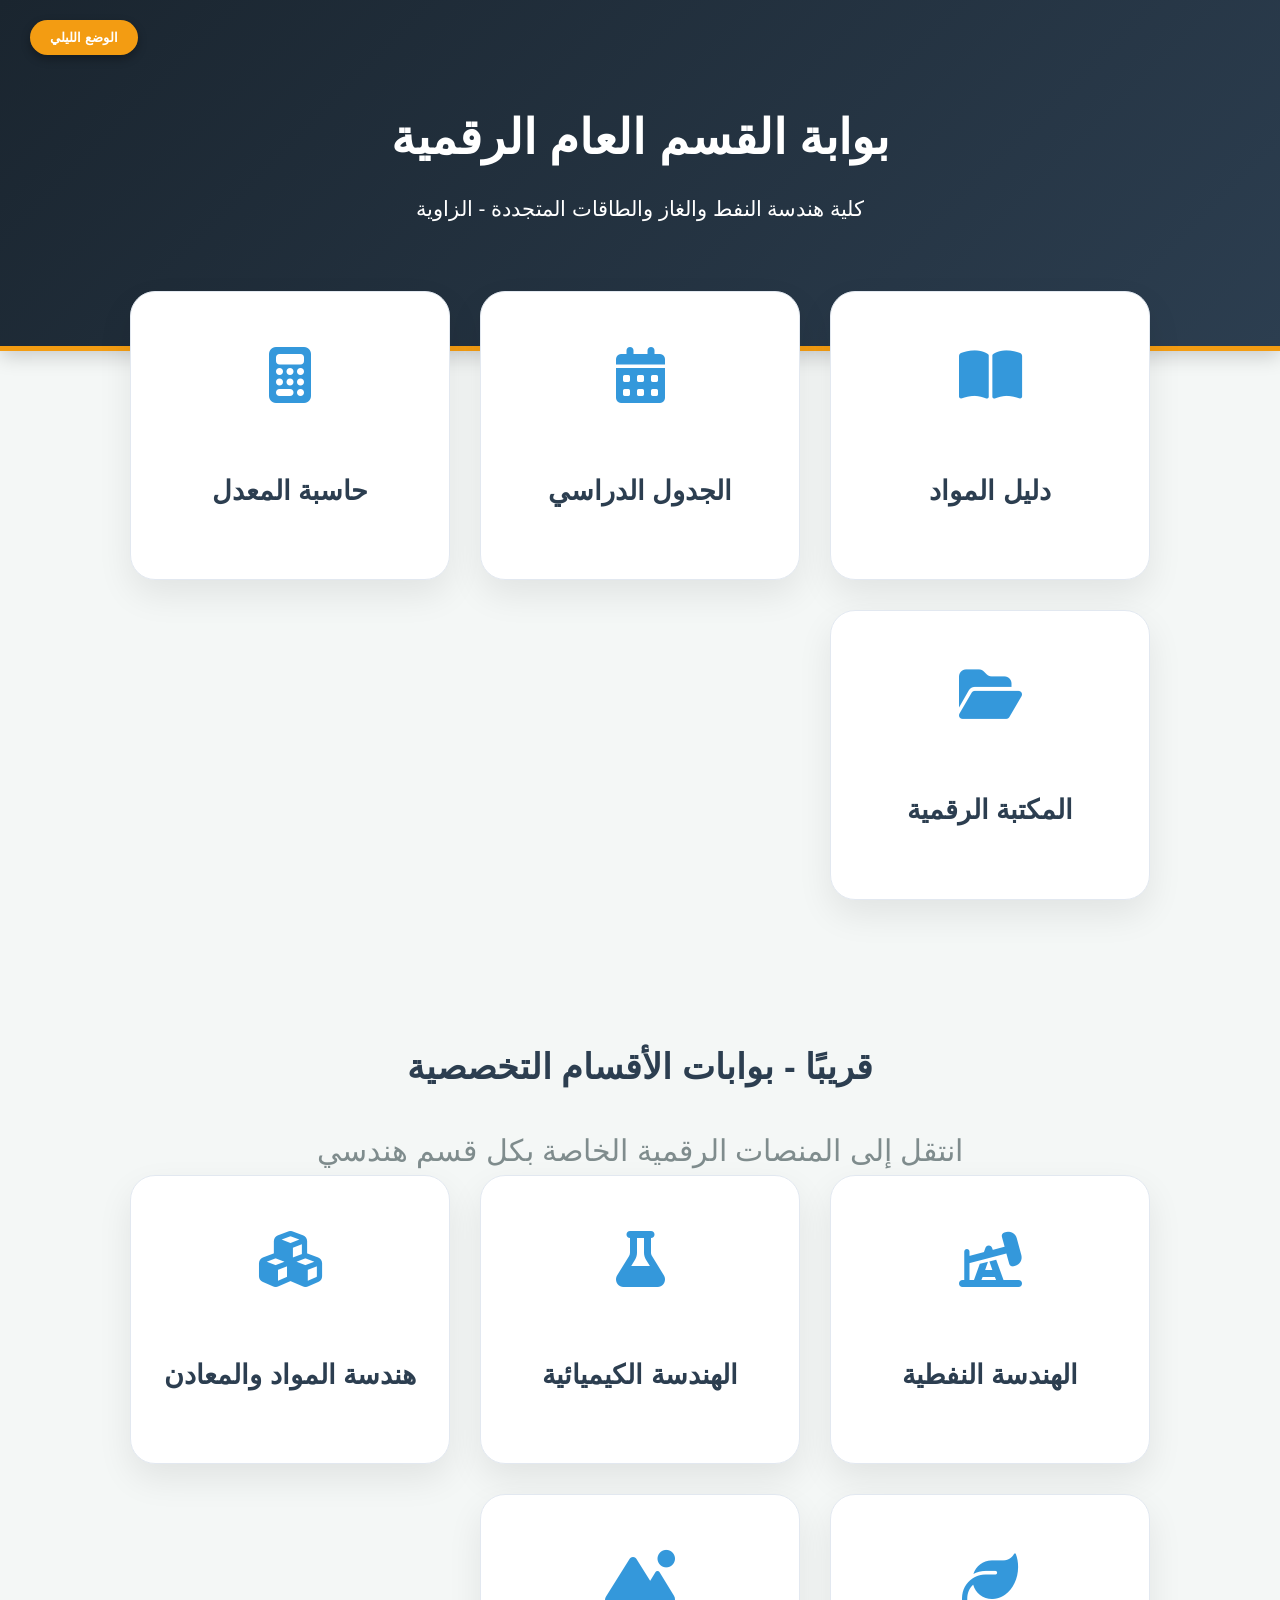
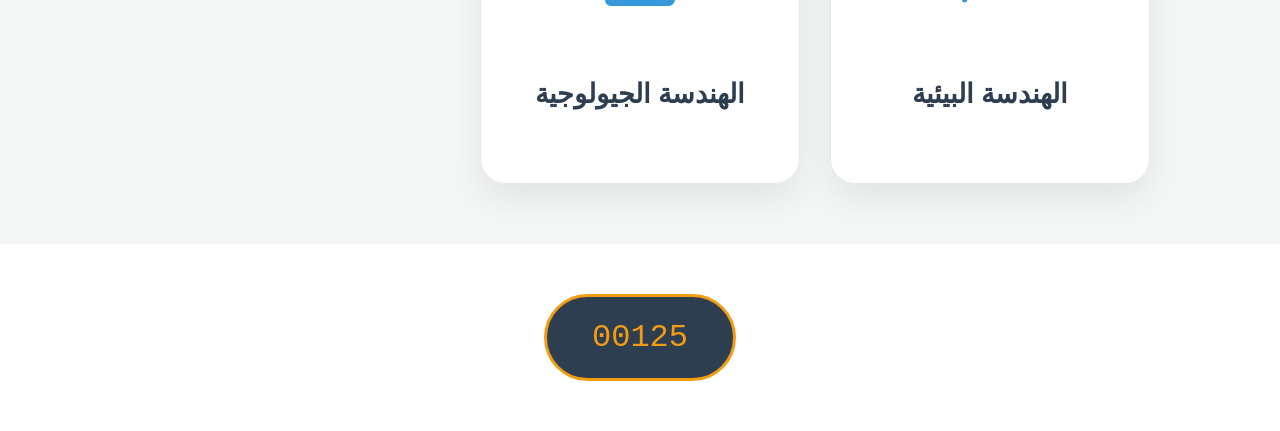
<file: index.html>
<!DOCTYPE html>
<html lang="ar" dir="rtl">
<head>
    <link rel="stylesheet" href="style.css">
    <meta charset="UTF-8">
    <meta name="viewport" content="width=device-width, initial-scale=1.0">
    <title>بوابة القسم العام | لوحة التحكم</title>
    <link href="https://cdnjs.cloudflare.com/ajax/libs/font-awesome/6.5.0/css/all.min.css" rel="stylesheet">
    <style>
        :root { --primary: #2c3e50; --secondary: #f39c12; --accent: #3498db; --bg: #f4f7f6; --white: #ffffff; --text-muted: #7f8c8d; --header-gradient: linear-gradient(135deg, #1a252f 0%, #2c3e50 100%); }
        [data-theme="dark"] { --bg: #121212; --white: #1e1e1e; --primary: #ecf0f1; --text-muted: #bdc3c7; --header-gradient: linear-gradient(135deg, #000000 0%, #1a252f 100%); }
        body { font-family: 'Segoe UI', Tahoma, sans-serif; background-color: var(--bg); margin: 0; display: flex; flex-direction: column; min-height: 100vh; text-align: center; color: var(--primary); transition: 0.3s; animation: fadeIn 0.8s ease-in-out; }
        @keyframes fadeIn { from { opacity: 0; transform: translateY(10px); } to { opacity: 1; transform: translateY(0); } }
        header { background: var(--header-gradient); color: #fff; padding: 100px 20px; box-shadow: 0 4px 20px rgba(0,0,0,0.2); border-bottom: 5px solid var(--secondary); position: relative; }
        header h1 { margin: 0; font-size: 3rem; font-weight: 800; }
        header p { margin-top: 15px; font-size: 1.3rem; }
        .theme-toggle-container { position: absolute; top: 20px; left: 30px; }
        .toggle-btn { background: var(--secondary); color: white; border: none; padding: 10px 20px; border-radius: 50px; cursor: pointer; font-weight: bold; box-shadow: 0 4px 10px rgba(0,0,0,0.3); transition: 0.3s; }
        .toggle-btn:hover { transform: scale(1.1); }
        .dashboard-grid { display: grid; grid-template-columns: repeat(auto-fit, minmax(320px, 1fr)); gap: 30px; max-width: 1200px; margin: -60px auto 60px; padding: 0 25px; }
        .card { background: var(--white); border-radius: 25px; padding: 40px 30px; text-decoration: none; color: inherit; box-shadow: 0 15px 35px rgba(0,0,0,0.08); border: 1px solid rgba(0,0,0,0.05); display: flex; flex-direction: column; align-items: center; transition: all 0.4s; opacity: 0; transform: translateY(30px); animation: cardFade 0.6s ease forwards; position: relative; overflow: hidden; }
        .card:nth-child(1){animation-delay:.2s;} .card:nth-child(2){animation-delay:.4s;} .card:nth-child(3){animation-delay:.6s;} .card:nth-child(4){animation-delay:.8s;}
        @keyframes cardFade { to { opacity: 1; transform: translateY(0); } }
        .card:hover { transform: translateY(-15px) scale(1.03); box-shadow: 0 25px 60px rgba(0,0,0,0.2); border-color: var(--secondary); }
        .card::before { content: ""; position: absolute; width: 200%; height: 200%; background: radial-gradient(circle, rgba(255,255,255,0.1) 0%, transparent 70%); top: -50%; left: -50%; opacity: 0; transition: 0.5s; }
        .card:hover::before { opacity: 1; }
        .card-icon { font-size: 3.5rem; margin-bottom: 20px; color: var(--accent); transition: 0.3s; }
        .card:hover .card-icon { transform: rotate(8deg) scale(1.2); color: var(--secondary); }
        .card h3 { font-size: 1.7rem; }
        footer { background: var(--white); padding: 50px 20px; margin-top: auto; }
        .counter-oval { display: inline-flex; align-items: center; background-color: #2c3e50; padding: 15px 45px; border-radius: 100px; border: 3px solid var(--secondary); color: var(--secondary); font-family: 'Courier New', monospace; font-size: 2rem; transition: 0.3s; }
        .counter-oval:hover { transform: scale(1.1); }
        #loader { position: fixed; width: 100%; height: 100%; background: var(--bg); display: flex; align-items: center; justify-content: center; z-index: 9999; }
        .spinner { width: 50px; height: 50px; border: 5px solid var(--secondary); border-top: 5px solid transparent; border-radius: 50%; animation: spin 1s linear infinite; }
        @keyframes spin { to { transform: rotate(360deg); } }
        @media (max-width:768px){ header{padding:60px 15px;} header h1{font-size:2rem;} .card{padding:25px;} }
    </style>
</head>
<body>
<div id="loader"><div class="spinner"></div></div>
<header>
    <div class="theme-toggle-container">
        <button class="toggle-btn" onclick="toggleTheme()" id="theme-btn">الوضع الليلي</button>
    </div>
    <h1>بوابة القسم العام الرقمية</h1>
    <p>كلية هندسة النفط والغاز والطاقات المتجددة - الزاوية</p>
</header>
<div class="dashboard-grid">
    <a href="subjects.html" class="card"><div class="card-icon"><i class="fas fa-book-open"></i></div><h3>دليل المواد</h3></a>
    <a href="table.html" class="card"><div class="card-icon"><i class="fas fa-calendar-alt"></i></div><h3>الجدول الدراسي</h3></a>
    <a href="gpa.html" class="card"><div class="card-icon"><i class="fas fa-calculator"></i></div><h3>حاسبة المعدل</h3></a>
    <a href="library.html" class="card"><div class="card-icon"><i class="fas fa-folder-open"></i></div><h3>المكتبة الرقمية</h3></a>
</div>
<div style="margin-top: 50px; margin-bottom: 30px;">
    <h2 style="font-size: 2.2rem; color: var(--primary);">قريبًا - بوابات الأقسام التخصصية</h2>
    <p style="color: var(--text-muted); font-size: 1.9rem;">انتقل إلى المنصات الرقمية الخاصة بكل قسم هندسي</p>
</div>
<div class="dashboard-grid">
    <a href="ضع_رابط_النفط_هنا" target="_blank" class="card"><div class="card-icon"><i class="fas fa-oil-well"></i></div><h3>الهندسة النفطية</h3></a>
    <a href="ضع_رابط_الكيمياء_هنا" target="_blank" class="card"><div class="card-icon"><i class="fas fa-flask"></i></div><h3>الهندسة الكيميائية</h3></a>
    <a href="ضع_رابط_المواد_هنا" target="_blank" class="card"><div class="card-icon"><i class="fas fa-cubes"></i></div><h3>هندسة المواد والمعادن</h3></a>
    <a href="ضع_رابط_البيئة_هنا" target="_blank" class="card"><div class="card-icon"><i class="fas fa-leaf"></i></div><h3>الهندسة البيئية</h3></a>
    <a href="ضع_رابط_الجيولوجيا_هنا" target="_blank" class="card"><div class="card-icon"><i class="fas fa-mountain-sun"></i></div><h3>الهندسة الجيولوجية</h3></a>
</div>
<footer><div class="counter-oval" id="visitor-count">00000</div></footer>
<script>
function toggleTheme(){
    let t=document.documentElement.getAttribute('data-theme');
    let n=t==='dark'?'light':'dark';
    document.documentElement.setAttribute('data-theme',n);
    localStorage.setItem('theme',n);
    document.getElementById('theme-btn').innerText=n==='dark'?'الوضع النهاري':'الوضع الليلي';
}
window.onload=function(){
    let c=localStorage.getItem('visitCount_Main')||124;
    c++;
    localStorage.setItem('visitCount_Main',c);
    document.getElementById('visitor-count').innerText=c.toString().padStart(5,'0');
    let s=localStorage.getItem('theme')||'light';
    document.documentElement.setAttribute('data-theme',s);
    document.getElementById('theme-btn').innerText=s==='dark'?'الوضع النهاري':'الوضع الليلي';
    document.getElementById("loader").style.display="none";
}
</script>
</body>
</html>
</file>
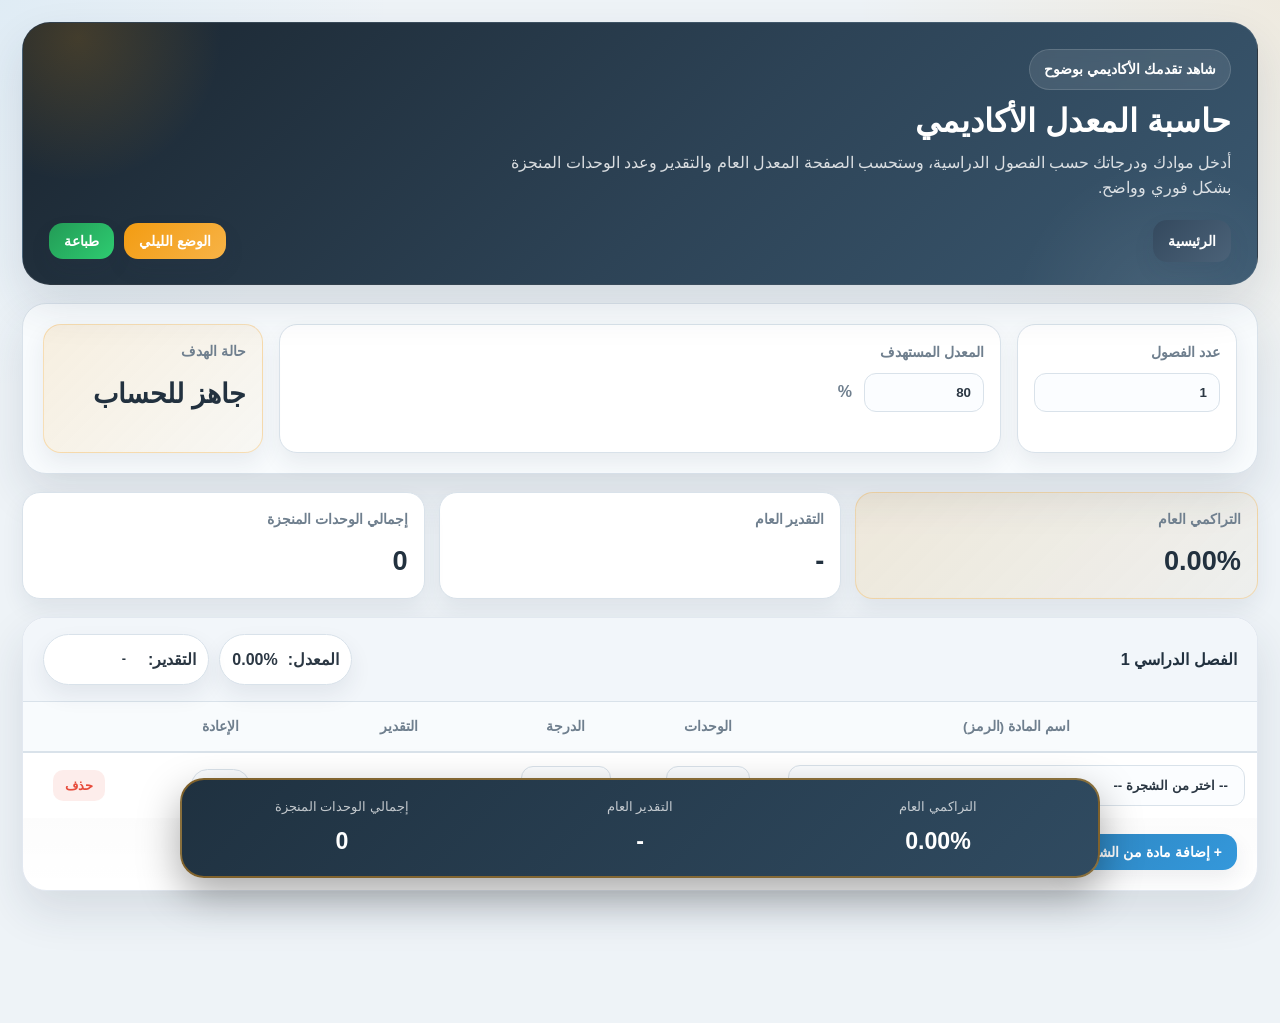
<file: gpa.html>
<!DOCTYPE html>
<html lang="ar" dir="rtl">
<head>
    <link rel="stylesheet" href="style.css">
    <meta charset="UTF-8">
    <meta name="viewport" content="width=device-width, initial-scale=1.0">
    <title>حاسبة المعدل | كلية الهندسة - جامعة الزاوية</title>
    <style>
        :root {
            --primary: #22313f;
            --secondary: #f39c12;
            --accent: #3498db;
            --bg: #eef3f7;
            --white: #ffffff;
            --danger: #e74c3c;
            --success: #27ae60;
            --muted: #6f7f8e;
            --card-border: #d9e2ea;
            --input-bg: #fbfdff;
            --text-color: #2b3743;
            --panel-bg: #f8fbfd;
            --table-head: #f2f6fa;
            --hero-bg: linear-gradient(135deg, #1a252f 0%, #2d4356 55%, #3a5870 100%);
            --shell-shadow: 0 20px 45px rgba(33, 52, 72, 0.12);
            --soft-shadow: 0 10px 22px rgba(33, 52, 72, 0.08);
        }

        [data-theme="dark"] {
            --bg: #0f1318;
            --white: #161c22;
            --primary: #edf2f7;
            --text-color: #edf2f7;
            --card-border: #2d3640;
            --input-bg: #1a222b;
            --panel-bg: #141a20;
            --table-head: #1c242d;
            --muted: #aab5c1;
            --hero-bg: linear-gradient(135deg, #050607 0%, #11161c 55%, #1d2732 100%);
            --shell-shadow: 0 24px 50px rgba(0,0,0,0.34);
            --soft-shadow: 0 12px 28px rgba(0,0,0,0.24);
        }

        * { box-sizing: border-box; }

        body {
            font-family: 'Segoe UI', Tahoma, sans-serif;
            background:
                radial-gradient(circle at top right, rgba(243, 156, 18, 0.10), transparent 26%),
                radial-gradient(circle at top left, rgba(52, 152, 219, 0.08), transparent 24%),
                var(--bg);
            margin: 0;
            padding: 22px;
            color: var(--text-color);
            transition: 0.3s;
        }

        .page-wrap {
            max-width: 1260px;
            margin: 0 auto;
        }

        .hero {
            background: var(--hero-bg);
            color: white;
            border-radius: 28px;
            padding: 26px 26px 22px;
            box-shadow: var(--shell-shadow);
            border: 1px solid rgba(255,255,255,0.08);
            position: relative;
            overflow: hidden;
            margin-bottom: 18px;
        }

        .hero::before {
            content: '';
            position: absolute;
            width: 290px;
            height: 290px;
            border-radius: 50%;
            background: radial-gradient(circle, rgba(243,156,18,0.18), transparent 70%);
            top: -130px;
            left: -90px;
            pointer-events: none;
        }

        .hero::after {
            content: '';
            position: absolute;
            width: 320px;
            height: 320px;
            border-radius: 50%;
            background: radial-gradient(circle, rgba(255,255,255,0.08), transparent 68%);
            bottom: -190px;
            right: -70px;
            pointer-events: none;
        }

        .hero-top,
        .header-bar {
            position: relative;
            z-index: 1;
        }

        .hero-badge {
            display: inline-flex;
            align-items: center;
            gap: 8px;
            background: rgba(255,255,255,0.10);
            border: 1px solid rgba(255,255,255,0.14);
            color: #fff;
            border-radius: 999px;
            padding: 8px 14px;
            font-size: 0.88rem;
            font-weight: 700;
            margin-bottom: 12px;
            backdrop-filter: blur(6px);
        }

        .hero h1 {
            margin: 0;
            font-size: 2rem;
            line-height: 1.2;
        }

        .hero p {
            margin: 10px 0 0;
            color: rgba(255,255,255,0.82);
            font-size: 0.98rem;
            max-width: 760px;
        }

        .header-bar {
            margin-top: 20px;
            display: flex;
            justify-content: space-between;
            align-items: center;
            gap: 14px;
            flex-wrap: wrap;
        }

        .back-link,
        .theme-btn,
        .print-btn,
        .add-btn {
            border: none;
            padding: 10px 15px;
            border-radius: 14px;
            cursor: pointer;
            font-size: 14px;
            font-weight: 800;
            text-decoration: none;
            color: white;
            box-shadow: var(--soft-shadow);
            transition: transform 0.18s ease, filter 0.18s ease;
        }

        .back-link:hover,
        .theme-btn:hover,
        .print-btn:hover,
        .add-btn:hover {
            transform: translateY(-2px);
            filter: brightness(1.03);
        }

        .back-link { background: linear-gradient(135deg, #34495e, #4b6278); }
        .theme-btn { background: linear-gradient(135deg, #f39c12, #f7b347); }
        .print-btn { background: linear-gradient(135deg, #239b56, #2ecc71); }
        .add-btn { background: linear-gradient(135deg, #2e86c1, #3498db); }

        .controls-panel {
            background: var(--panel-bg);
            border: 1px solid var(--card-border);
            border-radius: 24px;
            padding: 20px;
            display: grid;
            grid-template-columns: 220px 1fr 220px;
            gap: 16px;
            margin-bottom: 18px;
            box-shadow: var(--shell-shadow);
        }

        .control-card,
        .summary-card {
            background: var(--white);
            border: 1px solid var(--card-border);
            border-radius: 18px;
            padding: 16px;
            box-shadow: var(--soft-shadow);
        }

        .control-card label {
            display: block;
            font-size: 0.9rem;
            color: var(--muted);
            margin-bottom: 8px;
            font-weight: 700;
        }

        input[type="number"],
        select {
            width: 100%;
            padding: 11px 12px;
            border-radius: 12px;
            border: 1px solid var(--card-border);
            font-weight: 700;
            background-color: var(--input-bg);
            color: var(--text-color);
            outline: none;
        }

        input[type="number"]:focus,
        select:focus {
            border-color: var(--secondary);
            box-shadow: 0 0 0 3px rgba(243,156,18,0.14);
        }

        .target-box {
            display: flex;
            align-items: center;
            gap: 12px;
        }

        .target-box input {
            max-width: 120px;
        }

        .target-message {
            font-weight: 800;
            color: var(--muted);
            min-height: 24px;
        }

        .summary-grid {
            display: grid;
            grid-template-columns: repeat(3, minmax(180px, 1fr));
            gap: 14px;
            margin-bottom: 18px;
        }

        .summary-card small {
            display: block;
            color: var(--muted);
            margin-bottom: 8px;
            font-size: 0.86rem;
            font-weight: 700;
        }

        .summary-card b {
            display: block;
            font-size: 1.7rem;
            color: var(--primary);
        }

        .summary-card.highlight {
            background: linear-gradient(135deg, rgba(243,156,18,0.12), rgba(243,156,18,0.04));
            border-color: rgba(243,156,18,0.26);
        }

        .semesters-list {
            display: flex;
            flex-direction: column;
            gap: 18px;
            padding-bottom: 110px;
        }

        .sem-section {
            border: 1px solid var(--card-border);
            border-radius: 24px;
            overflow: hidden;
            page-break-inside: avoid;
            background: var(--white);
            box-shadow: var(--shell-shadow);
        }

        .sem-head {
            background: var(--table-head);
            padding: 16px 20px;
            display: flex;
            justify-content: space-between;
            align-items: center;
            gap: 14px;
            font-weight: 800;
            border-bottom: 1px solid var(--card-border);
        }

        .sem-title {
            font-size: 1.02rem;
            color: var(--primary);
        }

        .sem-stat {
            display: inline-flex;
            align-items: center;
            gap: 10px;
            background: var(--white);
            border: 1px solid var(--card-border);
            border-radius: 999px;
            padding: 8px 12px;
            box-shadow: var(--soft-shadow);
        }

        .sem-table-wrap {
            overflow-x: auto;
        }

        table {
            width: 100%;
            border-collapse: collapse;
            min-width: 880px;
        }

        th {
            background: var(--panel-bg);
            padding: 14px 12px;
            font-size: 0.85rem;
            border-bottom: 2px solid var(--card-border);
            color: var(--muted);
        }

        td {
            padding: 12px;
            border-bottom: 1px solid var(--card-border);
            text-align: center;
        }

        tr:last-child td {
            border-bottom: none;
        }

        .subject-cell {
            min-width: 260px;
        }

        .grade-badge {
            padding: 6px 12px;
            border-radius: 999px;
            font-size: 0.8rem;
            font-weight: 800;
            display: inline-block;
            min-width: 82px;
        }

        .grade-excel { background: #d4edda !important; color: #155724 !important; }
        .grade-vgood { background: #cce5ff !important; color: #004085 !important; }
        .grade-good { background: #fff3cd !important; color: #856404 !important; }
        .grade-pass { background: #e2e3e5 !important; color: #383d41 !important; }
        .grade-fail { background: #f8d7da !important; color: #721c24 !important; }

        .re-btn {
            padding: 8px 14px;
            border-radius: 999px;
            border: 1px solid var(--card-border);
            background: var(--input-bg);
            color: var(--text-color);
            cursor: pointer;
            transition: 0.2s;
            font-weight: 700;
        }

        .re-btn.active { background: var(--danger) !important; color: white !important; border-color: var(--danger); }

        .row-action-btn {
            border: none;
            background: rgba(231, 76, 60, 0.10);
            color: var(--danger);
            border-radius: 10px;
            padding: 8px 12px;
            cursor: pointer;
            font-weight: 800;
        }

        .section-footer {
            padding: 16px 20px 20px;
            background: linear-gradient(180deg, rgba(0,0,0,0.01), transparent);
        }

        .floating-results {
            position: fixed;
            bottom: 22px;
            left: 50%;
            transform: translateX(-50%);
            background: linear-gradient(135deg, #1f3140, #304b61);
            color: white;
            padding: 16px 24px;
            border-radius: 24px;
            display: flex;
            gap: 26px;
            box-shadow: 0 16px 40px rgba(0,0,0,0.34);
            border: 2px solid rgba(243,156,18,0.45);
            z-index: 1000;
            min-width: min(920px, calc(100% - 24px));
            justify-content: space-between;
        }

        .floating-results .metric {
            text-align: center;
            flex: 1;
        }

        .floating-results small {
            display: block;
            opacity: 0.72;
            margin-bottom: 6px;
        }

        .floating-results b {
            font-size: 1.45rem;
        }

        #print-summary {
            display: none;
            margin-top: 30px;
            padding: 24px;
            border: 2px solid #2c3e50;
            border-radius: 20px;
            background: #fff;
            color: #000;
            page-break-inside: avoid;
            break-inside: avoid;
        }

        @media (max-width: 980px) {
            .controls-panel { grid-template-columns: 1fr; }
            .summary-grid { grid-template-columns: 1fr; }
            .floating-results {
                position: static;
                transform: none;
                min-width: 100%;
                flex-direction: column;
                margin-top: 18px;
            }
            .semesters-list { padding-bottom: 0; }
        }

        @media (max-width: 768px) {
            body { padding: 14px; }
            .hero { padding: 18px 16px 16px; border-radius: 22px; }
            .hero h1 { font-size: 1.6rem; }
            .header-bar { flex-direction: column; align-items: stretch; }
            .header-bar > * { width: 100%; }
            .summary-card b { font-size: 1.45rem; }
            .sem-head { flex-direction: column; align-items: stretch; }
        }

        @media print {
            @page { size: A4; margin: 10mm; }
            body { padding: 0; background: white; color: black; }
            .hero, .controls-panel, .summary-grid, .floating-results, .no-print { display: none !important; }
            .page-wrap { max-width: 100%; width: 100% !important; }
            #print-summary {
                display: block !important;
                width: 100% !important;
                margin: 0 0 10px 0 !important;
                padding: 14px !important;
                border: 1.5px solid #000 !important;
                border-radius: 14px !important;
                box-shadow: none !important;
                page-break-inside: avoid !important;
                break-inside: avoid !important;
                page-break-after: always !important;
                break-after: page !important;
            }
            #print-summary h2 {
                margin: 0 0 6px 0 !important;
                font-size: 20px !important;
            }
            #print-summary h4 {
                margin: 0 0 10px 0 !important;
                font-size: 13px !important;
            }
            #print-summary table {
                width: 100% !important;
                table-layout: fixed !important;
                font-size: 0.95rem !important;
            }
            #print-summary td {
                padding: 8px 6px !important;
                vertical-align: middle !important;
                word-break: break-word;
            }
            .sem-section {
                box-shadow: none;
                border: 1px solid #000;
                margin-bottom: 10px;
                page-break-inside: avoid !important;
                break-inside: avoid !important;
            }
            #semestersList {
                page-break-before: always;
                break-before: page;
            }
            .sem-table-wrap {
                overflow: visible !important;
            }
            .sem-head { background: #eee !important; color: #000 !important; }
            th { background: #f4f4f4 !important; color: #000 !important; }
            td, th { border-color: #000 !important; color: #000 !important; }
        }
    </style>
</head>
<body>
<div class="page-wrap">
    <section class="hero">
        <div class="hero-top">
            <div class="hero-badge">شاهد تقدمك الأكاديمي بوضوح</div>
            <h1>حاسبة المعدل الأكاديمي</h1>
            <p>أدخل موادك ودرجاتك حسب الفصول الدراسية، وستحسب الصفحة المعدل العام والتقدير وعدد الوحدات المنجزة بشكل فوري وواضح.</p>
        </div>
        <div class="header-bar">
            <a href="index.html" class="back-link no-print">الرئيسية</a>
            <div style="display:flex; gap:10px; flex-wrap:wrap;">
                <button class="theme-btn no-print" onclick="toggleTheme()" id="theme-btn">الوضع الليلي</button>
                <button class="print-btn no-print" onclick="window.print()">طباعة</button>
            </div>
        </div>
    </section>

    <div class="controls-panel no-print">
        <div class="control-card">
            <label for="semCount">عدد الفصول</label>
            <input type="number" id="semCount" min="1" max="10" value="1" onchange="initApp()">
        </div>
        <div class="control-card">
            <label for="targetGPA">المعدل المستهدف</label>
            <div class="target-box">
                <input type="number" id="targetGPA" value="80" oninput="calculate()">
                <span style="font-weight:800; color: var(--muted);">%</span>
            </div>
            <div class="target-message" id="targetMsg"></div>
        </div>
        <div class="summary-card highlight">
            <small>حالة الهدف</small>
            <b id="goalStatusText">جاهز للحساب</b>
        </div>
    </div>

    <div class="summary-grid">
        <div class="summary-card highlight">
            <small>التراكمي العام</small>
            <b id="f-gpa">0.00%</b>
        </div>
        <div class="summary-card">
            <small>التقدير العام</small>
            <b id="f-grade">-</b>
        </div>
        <div class="summary-card">
            <small>إجمالي الوحدات المنجزة</small>
            <b id="f-units">0</b>
        </div>
    </div>

    <div id="semestersList" class="semesters-list"></div>

    <div id="print-summary">
        <h2 style="text-align: center;">تقرير المعدل الأكاديمي</h2>
        <h4 style="text-align: center;">كلية الهندسة - جامعة الزاوية</h4>
        <table style="width: 100%; font-size: 1.1rem; text-align: right; margin-top: 18px; color: black; border-collapse: collapse;">
            <tr><td style="padding:10px;"><b>المعدل التراكمي:</b></td><td id="p-gpa" style="padding:10px; color: #f39c12; font-size: 1.5rem; font-weight: 900;">0.00%</td><td style="padding:10px;"><b>التقدير العام:</b></td><td id="p-grade" style="padding:10px; font-weight: bold;">-</td></tr>
            <tr><td style="padding:10px;"><b>الوحدات المنجزة:</b></td><td id="p-units" style="padding:10px;">0</td><td style="padding:10px;"><b>التاريخ:</b></td><td style="padding:10px;">2026/04/01</td></tr>
        </table>
    </div>
</div>

<div class="floating-results no-print">
    <div class="metric"><small>التراكمي العام</small><b id="float-gpa">0.00%</b></div>
    <div class="metric"><small>التقدير العام</small><b id="float-grade">-</b></div>
    <div class="metric"><small>إجمالي الوحدات المنجزة</small><b id="float-units">0</b></div>
</div>

<script>
    function toggleTheme() {
        const body = document.documentElement;
        const currentTheme = body.getAttribute('data-theme');
        const targetTheme = currentTheme === 'dark' ? 'light' : 'dark';
        body.setAttribute('data-theme', targetTheme);
        localStorage.setItem('theme', targetTheme);
        document.getElementById('theme-btn').innerText = targetTheme === 'dark' ? 'الوضع النهاري' : 'الوضع الليلي';
    }

    const subjectsData = [
        { name: "رياضة 1 (GS101)", hours: 3 }, { name: "رياضة 2 (GS102)", hours: 4 }, { name: "رياضة 3 (GS203)", hours: 3 }, { name: "رياضة 4 (GS204)", hours: 3 },
        { name: "برمجة حاسوب (GS200)", hours: 3 }, { name: "الإحصاء والاحتمالات (GS206)", hours: 3 }, { name: "التحليل العددي (GS309)", hours: 3 },
        { name: "استاتيكا (GE121)", hours: 3 }, { name: "ديناميكا (GE222)", hours: 3 }, { name: "كيمياء عامة (GS115)", hours: 3 },
        { name: "كيمياء معمل (L115-GS)", hours: 1 }, { name: "فيزياء 1 (GS111)", hours: 3 }, { name: "فيزياء 2 (GS112)", hours: 3 },
        { name: "فيزياء معمل (L112-GS)", hours: 1 }, { name: "أسس هندسة كهربائية (GE280)", hours: 3 }, { name: "خواص مواد (GE133)", hours: 3 },
        { name: "رسم هندسي (GS126)", hours: 3 }, { name: "لغة إنجليزية 1 (GH141)", hours: 2 }, { name: "لغة إنجليزية 2 (GH142)", hours: 2 },
        { name: "لغة إنجليزية 3 (GH241)", hours: 2 }, { name: "كتابة التقارير (GH450)", hours: 2 }, { name: "لغة عربية 1 (GH150)", hours: 2 },
        { name: "لغة عربية 2 (GH151)", hours: 2 }, { name: "ثقافة وطنية (GH299)", hours: 2 }
    ];

    function getGradeInfo(score) {
        if (score >= 85) return { text: "ممتاز", class: "grade-excel" };
        if (score >= 75) return { text: "جيد جدًا", class: "grade-vgood" };
        if (score >= 65) return { text: "جيد", class: "grade-good" };
        if (score >= 50) return { text: "مقبول", class: "grade-pass" };
        if (score > 0) return { text: "ضعيف", class: "grade-fail" };
        return { text: "-", class: "" };
    }

    function initApp() {
        const count = parseInt(document.getElementById('semCount').value);
        const container = document.getElementById('semestersList');
        const currentSections = container.querySelectorAll('.sem-section').length;

        if (count > currentSections) {
            for (let i = currentSections + 1; i <= count; i++) {
                const section = document.createElement('div');
                section.className = 'sem-section';
                section.innerHTML = `
                    <div class="sem-head">
                        <span class="sem-title">الفصل الدراسي ${i}</span>
                        <div style="display:flex; gap:10px; flex-wrap:wrap;">
                            <span class="sem-stat"><span>المعدل:</span><span id="sem-avg-${i}">0.00%</span></span>
                            <span class="sem-stat"><span>التقدير:</span><span id="sem-grade-${i}" class="grade-badge">-</span></span>
                        </div>
                    </div>
                    <div class="sem-table-wrap">
                        <table>
                            <thead>
                                <tr>
                                    <th class="subject-cell">اسم المادة (الرمز)</th>
                                    <th style="width:11%">الوحدات</th>
                                    <th style="width:12%">الدرجة</th>
                                    <th style="width:15%">التقدير</th>
                                    <th style="width:14%">الإعادة</th>
                                    <th class="no-print" style="width:9%"></th>
                                </tr>
                            </thead>
                            <tbody id="tbody-${i}"></tbody>
                        </table>
                    </div>
                    <div class="section-footer no-print">
                        <button class="add-btn" onclick="addRow(${i})">+ إضافة مادة من الشجرة</button>
                    </div>`;
                container.appendChild(section);
                addRow(i);
            }
        } else if (count < currentSections) {
            for (let i = currentSections; i > count; i--) {
                container.lastElementChild.remove();
            }
        }

        calculate();
    }

    function addRow(semId) {
        const tbody = document.getElementById(`tbody-${semId}`);
        const tr = document.createElement('tr');
        const options = subjectsData.map(s => `<option value="${s.hours}">${s.name}</option>`).join('');
        tr.innerHTML = `
            <td class="subject-cell"><select onchange="updateRow(this)"><option value="0">-- اختر من الشجرة --</option>${options}<option value="custom">مادة أخرى (يدوي)</option></select></td>
            <td><input type="number" class="h-val" value="0" readonly style="max-width:84px; text-align:center;"></td>
            <td><input type="number" class="g-val" value="0" min="0" max="100" oninput="calculate()" style="max-width:90px; text-align:center;"></td>
            <td><span class="grade-badge">-</span></td>
            <td><button class="re-btn" onclick="this.classList.toggle('active'); calculate();">إعادة</button></td>
            <td class="no-print"><button class="row-action-btn" onclick="this.parentElement.parentElement.remove(); calculate();">حذف</button></td>`;
        tbody.appendChild(tr);
    }

    function updateRow(sel) {
        const hInput = sel.parentElement.parentElement.querySelector('.h-val');
        if (sel.value === 'custom') {
            hInput.readOnly = false;
            hInput.value = 2;
        } else {
            hInput.readOnly = true;
            hInput.value = sel.value;
        }
        calculate();
    }

    function updateSummaryTargets(gpa, target) {
        const msg = document.getElementById('targetMsg');
        const goalStatusText = document.getElementById('goalStatusText');

        if (parseFloat(gpa) > 0) {
            if (gpa >= target) {
                msg.innerText = 'تم تحقيق الهدف بنجاح';
                msg.style.color = 'var(--success)';
                goalStatusText.innerText = 'الهدف متحقق';
            } else {
                const remaining = (target - gpa).toFixed(2);
                msg.innerText = `المتبقي للوصول: ${remaining}%`;
                msg.style.color = 'var(--danger)';
                goalStatusText.innerText = `متبقي ${remaining}%`;
            }
        } else {
            msg.innerText = '';
            msg.style.color = 'var(--muted)';
            goalStatusText.innerText = 'جاهز للحساب';
        }
    }

    function calculate() {
        let totalPoints = 0;
        let gpaUnits = 0;
        let earnedUnits = 0;
        const target = parseFloat(document.getElementById('targetGPA').value) || 0;

        document.querySelectorAll('.sem-section').forEach((sec, idx) => {
            let semP = 0;
            let semH = 0;

            sec.querySelectorAll('tbody tr').forEach(row => {
                const h = parseFloat(row.querySelector('.h-val').value) || 0;
                const gradeInput = row.querySelector('.g-val');
                let g = parseFloat(gradeInput.value);
                if (isNaN(g)) g = 0;
                if (g < 0) g = 0;
                if (g > 100) g = 100;
                gradeInput.value = g;

                const isR = row.querySelector('.re-btn').classList.contains('active');
                const mGrade = getGradeInfo(g);
                const badge = row.querySelector('.grade-badge');
                badge.innerText = mGrade.text;
                badge.className = 'grade-badge ' + mGrade.class;

                if (h > 0) {
                    totalPoints += g * h;
                    gpaUnits += h;
                    if (g >= 50 && !isR) earnedUnits += h;
                    semP += g * h;
                    semH += h;
                }
            });

            const sAvg = semH > 0 ? (semP / semH).toFixed(2) : '0.00';
            const currentIdx = idx + 1;
            const avgEl = document.getElementById(`sem-avg-${currentIdx}`);
            const gradeEl = document.getElementById(`sem-grade-${currentIdx}`);
            if (avgEl && gradeEl) {
                avgEl.innerText = sAvg + '%';
                const sGrade = getGradeInfo(parseFloat(sAvg));
                gradeEl.innerText = sGrade.text;
                gradeEl.className = 'grade-badge ' + sGrade.class;
            }
        });

        const gpa = gpaUnits > 0 ? (totalPoints / gpaUnits).toFixed(2) : '0.00';
        const gInfo = getGradeInfo(parseFloat(gpa));

        document.getElementById('f-gpa').innerText = gpa + '%';
        document.getElementById('f-grade').innerText = gInfo.text;
        document.getElementById('f-units').innerText = earnedUnits;

        document.getElementById('float-gpa').innerText = gpa + '%';
        document.getElementById('float-grade').innerText = gInfo.text;
        document.getElementById('float-units').innerText = earnedUnits;

        document.getElementById('p-gpa').innerText = gpa + '%';
        document.getElementById('p-grade').innerText = gInfo.text;
        document.getElementById('p-units').innerText = earnedUnits;

        updateSummaryTargets(parseFloat(gpa), target);
    }

    window.onload = function() {
        const savedTheme = localStorage.getItem('theme') || 'light';
        document.documentElement.setAttribute('data-theme', savedTheme);
        document.getElementById('theme-btn').innerText = savedTheme === 'dark' ? 'الوضع النهاري' : 'الوضع الليلي';
        initApp();
    };
</script>
</body>
</html>
</file>
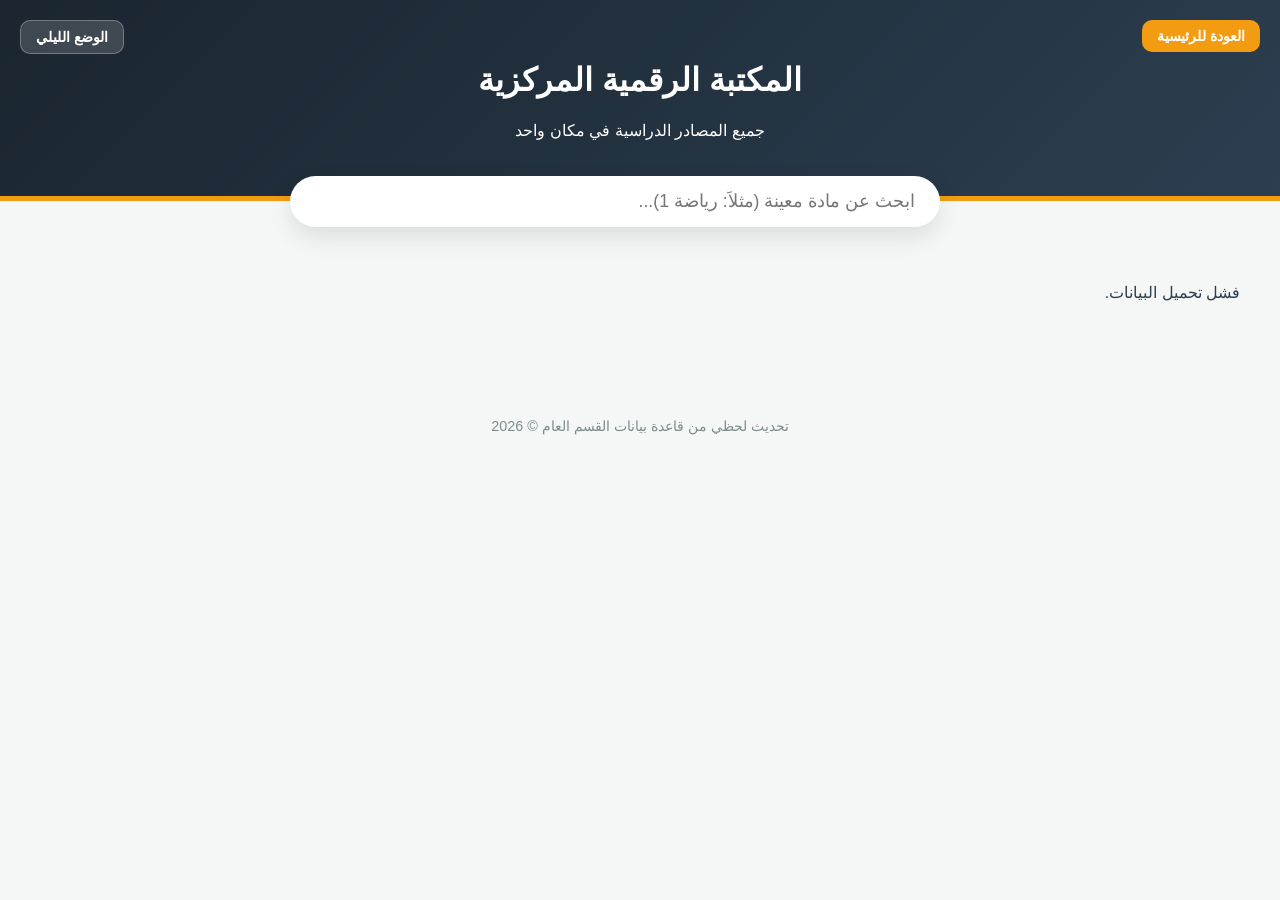
<file: library.html>
﻿<!DOCTYPE html>
<html lang="ar" dir="rtl">
<head>
    <meta charset="UTF-8">
    <meta name="viewport" content="width=device-width, initial-scale=1.0">
    <title>المكتبة الرقمية | القسم العام</title>
    <style>
        :root {
            --primary: #2c3e50;
            --secondary: #f39c12;
            --accent: #3498db;
            --bg: #f4f7f6;
            --white: #ffffff;
            --text-muted: #7f8c8d;
            --header-gradient: linear-gradient(135deg, #1a252f 0%, #2c3e50 100%);
            --card-border: rgba(0,0,0,0.05);
            --card-shadow: 0 10px 30px rgba(0,0,0,0.05);
            --subitem-bg: rgba(52, 152, 219, 0.12);
            --search-shadow: 0 10px 25px rgba(0,0,0,0.1);
            --btn-book-grad: linear-gradient(135deg, #2f80d0, #4ca3e6);
            --btn-sheets-grad: linear-gradient(135deg, #229954, #2ecc71);
            --btn-video-grad: linear-gradient(135deg, #d64545, #ee5c5c);
        }

        [data-theme="dark"] {
            --bg: #121212;
            --white: #1b1f24;
            --primary: #ecf0f1;
            --text-muted: #aeb8c2;
            --header-gradient: linear-gradient(135deg, #050607 0%, #161b22 100%);
            --card-border: rgba(255,255,255,0.07);
            --card-shadow: 0 14px 32px rgba(0,0,0,0.32);
            --subitem-bg: rgba(255,255,255,0.08);
            --search-shadow: 0 12px 28px rgba(0,0,0,0.28);
            --btn-book-grad: linear-gradient(135deg, #245a92, #3577b8);
            --btn-sheets-grad: linear-gradient(135deg, #1d6d46, #23975c);
            --btn-video-grad: linear-gradient(135deg, #9f3c3c, #c14f4f);
        }

        body { font-family: 'Segoe UI', Tahoma, sans-serif; background-color: var(--bg); margin: 0; color: var(--primary); transition: 0.3s; min-height: 100vh; }
        header { background: var(--header-gradient); color: white; padding: 40px 20px; text-align: center; border-bottom: 5px solid var(--secondary); position: relative; }
        .back-btn { position: absolute; top: 20px; right: 20px; background: var(--secondary); color: white; text-decoration: none; padding: 8px 15px; border-radius: 10px; font-weight: bold; font-size: 0.9rem; }
        .theme-btn { position: absolute; top: 20px; left: 20px; background: rgba(255,255,255,0.16); color: white; border: 1px solid rgba(255,255,255,0.28); padding: 8px 15px; border-radius: 10px; font-weight: bold; font-size: 0.9rem; cursor: pointer; backdrop-filter: blur(6px); }
        .theme-btn:hover { background: rgba(255,255,255,0.24); }
        .search-container { max-width: 600px; margin: -25px auto 40px; padding: 0 20px; position: relative; z-index: 10; }
        #searchBar { width: 100%; padding: 15px 25px; border-radius: 50px; border: none; box-shadow: var(--search-shadow); font-size: 1.1rem; outline: none; background: var(--white); color: var(--primary); }
        .library-grid { display: grid; grid-template-columns: repeat(auto-fit, minmax(300px, 1fr)); gap: 25px; max-width: 1200px; margin: 0 auto 60px; padding: 0 25px; }
        .lib-card { background: var(--white); border-radius: 20px; padding: 30px; box-shadow: var(--card-shadow); border: 1px solid var(--card-border); transition: 0.3s; display: flex; flex-direction: column; text-align: center; }
        .lib-card:hover { transform: translateY(-10px); border-color: var(--secondary); }
        .lib-card h3 { margin: 0 0 20px 0; font-size: 1.4rem; }
        .resource-links { display: flex; flex-direction: column; gap: 12px; }
        .res-btn {
            display: flex; align-items: center; justify-content: space-between; gap: 12px; padding: 14px 16px; border-radius: 16px; text-decoration: none;
            font-weight: 700; color: white; transition: transform 0.22s ease, box-shadow 0.22s ease, filter 0.22s ease; font-size: 0.97rem; cursor: pointer; border: none; width: 100%;
            box-shadow: 0 10px 18px rgba(0,0,0,0.12); position: relative; overflow: hidden;
        }
        .res-btn::before { content: ''; position: absolute; inset: 0; background: linear-gradient(135deg, rgba(255,255,255,0.18), rgba(255,255,255,0)); pointer-events: none; }
        .btn-book { background: var(--btn-book-grad); }
        .btn-sheets { background: var(--btn-sheets-grad); }
        .btn-video { background: var(--btn-video-grad); }
        .res-btn:hover { transform: translateY(-3px); filter: brightness(1.03); box-shadow: 0 14px 24px rgba(0,0,0,0.16); }
        .btn-label { display: inline-flex; align-items: center; gap: 10px; position: relative; z-index: 1; }
        .btn-icon { width: 34px; height: 34px; border-radius: 10px; display: inline-flex; align-items: center; justify-content: center; background: rgba(255,255,255,0.18); box-shadow: inset 0 0 0 1px rgba(255,255,255,0.14); font-size: 1.05rem; }
        .btn-meta { min-width: 28px; height: 28px; padding: 0 8px; border-radius: 999px; display: inline-flex; align-items: center; justify-content: center; background: rgba(255,255,255,0.16); font-size: 0.82rem; font-weight: 800; position: relative; z-index: 1; }
        .resource-accordion { display: flex; flex-direction: column; gap: 6px; border-radius: 16px; overflow: hidden; }
        .resource-list { max-height: 0; overflow: hidden; transition: max-height 0.3s ease-out; display: flex; flex-direction: column; background: var(--white); border: 1px solid var(--card-border); border-radius: 0 0 16px 16px; }
        .sub-item { padding: 12px 14px; text-decoration: none; color: var(--primary); border-bottom: 1px solid var(--card-border); font-size: 0.92rem; display: flex; align-items: center; gap: 10px; transition: 0.2s; }
        .sub-item:hover { background: rgba(0,0,0,0.03); padding-right: 18px; }
        [data-theme="dark"] .sub-item:hover { background: rgba(255,255,255,0.05); }
        .sub-icon { width: 28px; height: 28px; border-radius: 8px; display: inline-flex; align-items: center; justify-content: center; background: var(--subitem-bg); }
        .arrow { border: solid white; border-width: 0 2px 2px 0; display: inline-block; padding: 3px; transition: 0.3s; transform: rotate(45deg); margin-right: 2px; }
        .expanded .arrow { transform: rotate(-135deg); }
        .empty-state { grid-column: 1 / -1; background: var(--white); border: 1px dashed var(--secondary); border-radius: 20px; padding: 35px 20px; text-align: center; color: var(--text-muted); box-shadow: var(--card-shadow); }
        footer { text-align: center; padding: 40px; color: var(--text-muted); font-size: 0.9rem; }
    </style>
</head>
<body>
    <header>
        <a href="index.html" class="back-btn">العودة للرئيسية</a>
        <button class="theme-btn" onclick="toggleTheme()" id="theme-btn">الوضع الليلي</button>
        <h1>المكتبة الرقمية المركزية</h1>
        <p>جميع المصادر الدراسية في مكان واحد</p>
    </header>
    <div class="search-container"><input type="text" id="searchBar" placeholder="ابحث عن مادة معينة (مثلاً: رياضة 1)..." onkeyup="filterSubjects()"></div>
    <div class="library-grid" id="libraryGrid"><p id="loadingMsg">جارٍ تحميل المصادر...</p></div>
    <footer>تحديث لحظي من قاعدة بيانات القسم العام &copy; 2026</footer>
    <script>
        const CSV_URL = 'https://docs.google.com/spreadsheets/d/e/2PACX-1vQbWh8v7WLlBzN-xNa6k0PAMu72PRn7sh8FBEB8HiANHka6jHlUaYYjqJRM3DSc7ShdbLL99xz-TGBT/pub?output=csv';
        let allSubjects = [];
        async function fetchLibraryData() {
            try {
                const response = await fetch(CSV_URL);
                const data = await response.text();
                const rows = data.split('\n').slice(1);
                allSubjects = rows.map(row => {
                    const columns = row.split(',');
                    return { name: columns[0]?.trim(), book: columns[1]?.trim(), sheets: columns[2]?.trim(), video: columns[3]?.trim() };
                }).filter(s => s.name);
                renderCards(allSubjects);
            } catch (error) {
                console.error('خطأ في جلب البيانات:', error);
                document.getElementById('loadingMsg').innerText = 'فشل تحميل البيانات.';
            }
        }
        function createButtonInner(title, icon, meta = '') {
            return `<span class="btn-label"><span class="btn-icon">${icon}</span><span>${title}</span></span>${meta ? `<span class="btn-meta">${meta}</span>` : ''}`;
        }
        function createSectionHTML(dataField, title, btnClass, icon) {
            if (!dataField || dataField.length < 5) return '';
            const links = dataField.split('|');
            if (links.length > 1) {
                return `<div class="resource-accordion"><button class="res-btn ${btnClass}" onclick="toggleAccordion(this)">${createButtonInner(title, icon, links.length)}<span class="arrow"></span></button><div class="resource-list">${links.map((link, index) => `<a href="${link.trim()}" target="_blank" class="sub-item"><span class="sub-icon">${icon}</span><span>الجزء ${index + 1}</span></a>`).join('')}</div></div>`;
            }
            return `<a href="${dataField}" target="_blank" class="res-btn ${btnClass}">${createButtonInner(title, icon)}</a>`;
        }
        function renderCards(data) {
            const container = document.getElementById('libraryGrid');
            container.innerHTML = '';
            if (!data.length) {
                container.innerHTML = `<div class="empty-state"><h3 style="margin-top:0; color: var(--primary);">لا توجد نتائج</h3><p style="margin-bottom:0;">جرّب كتابة اسم المادة بشكل مختلف أو امسح البحث لعرض جميع المواد.</p></div>`;
                return;
            }
            data.forEach(item => {
                const card = document.createElement('div');
                card.className = 'lib-card';
                const bookHTML = createSectionHTML(item.book, 'كتاب المادة', 'btn-book', '📘');
                const sheetsHTML = createSectionHTML(item.sheets, 'الشيتات', 'btn-sheets', '📄');
                const videoHTML = createSectionHTML(item.video, 'شرح فيديو', 'btn-video', '🎥');
                card.innerHTML = `<h3>${item.name}</h3><div class="resource-links">${bookHTML}${sheetsHTML}${videoHTML}</div>`;
                container.appendChild(card);
            });
        }
        function toggleAccordion(btn) {
            const container = btn.parentElement;
            const list = container.querySelector('.resource-list');
            container.classList.toggle('expanded');
            if (container.classList.contains('expanded')) list.style.maxHeight = list.scrollHeight + 'px';
            else list.style.maxHeight = '0';
        }
        function filterSubjects() {
            const term = document.getElementById('searchBar').value.toLowerCase();
            const filtered = allSubjects.filter(s => s.name.toLowerCase().includes(term));
            renderCards(filtered);
        }
        function updateThemeButton(theme) {
            document.getElementById('theme-btn').innerText = theme === 'dark' ? 'الوضع النهاري' : 'الوضع الليلي';
        }
        function toggleTheme() {
            const currentTheme = document.documentElement.getAttribute('data-theme') || 'light';
            const targetTheme = currentTheme === 'dark' ? 'light' : 'dark';
            document.documentElement.setAttribute('data-theme', targetTheme);
            localStorage.setItem('theme', targetTheme);
            updateThemeButton(targetTheme);
        }
        function applySavedTheme() {
            const savedTheme = localStorage.getItem('theme') || 'light';
            document.documentElement.setAttribute('data-theme', savedTheme);
            updateThemeButton(savedTheme);
        }
        window.onload = () => { applySavedTheme(); fetchLibraryData(); };
    </script>
</body>
</html>
</file>
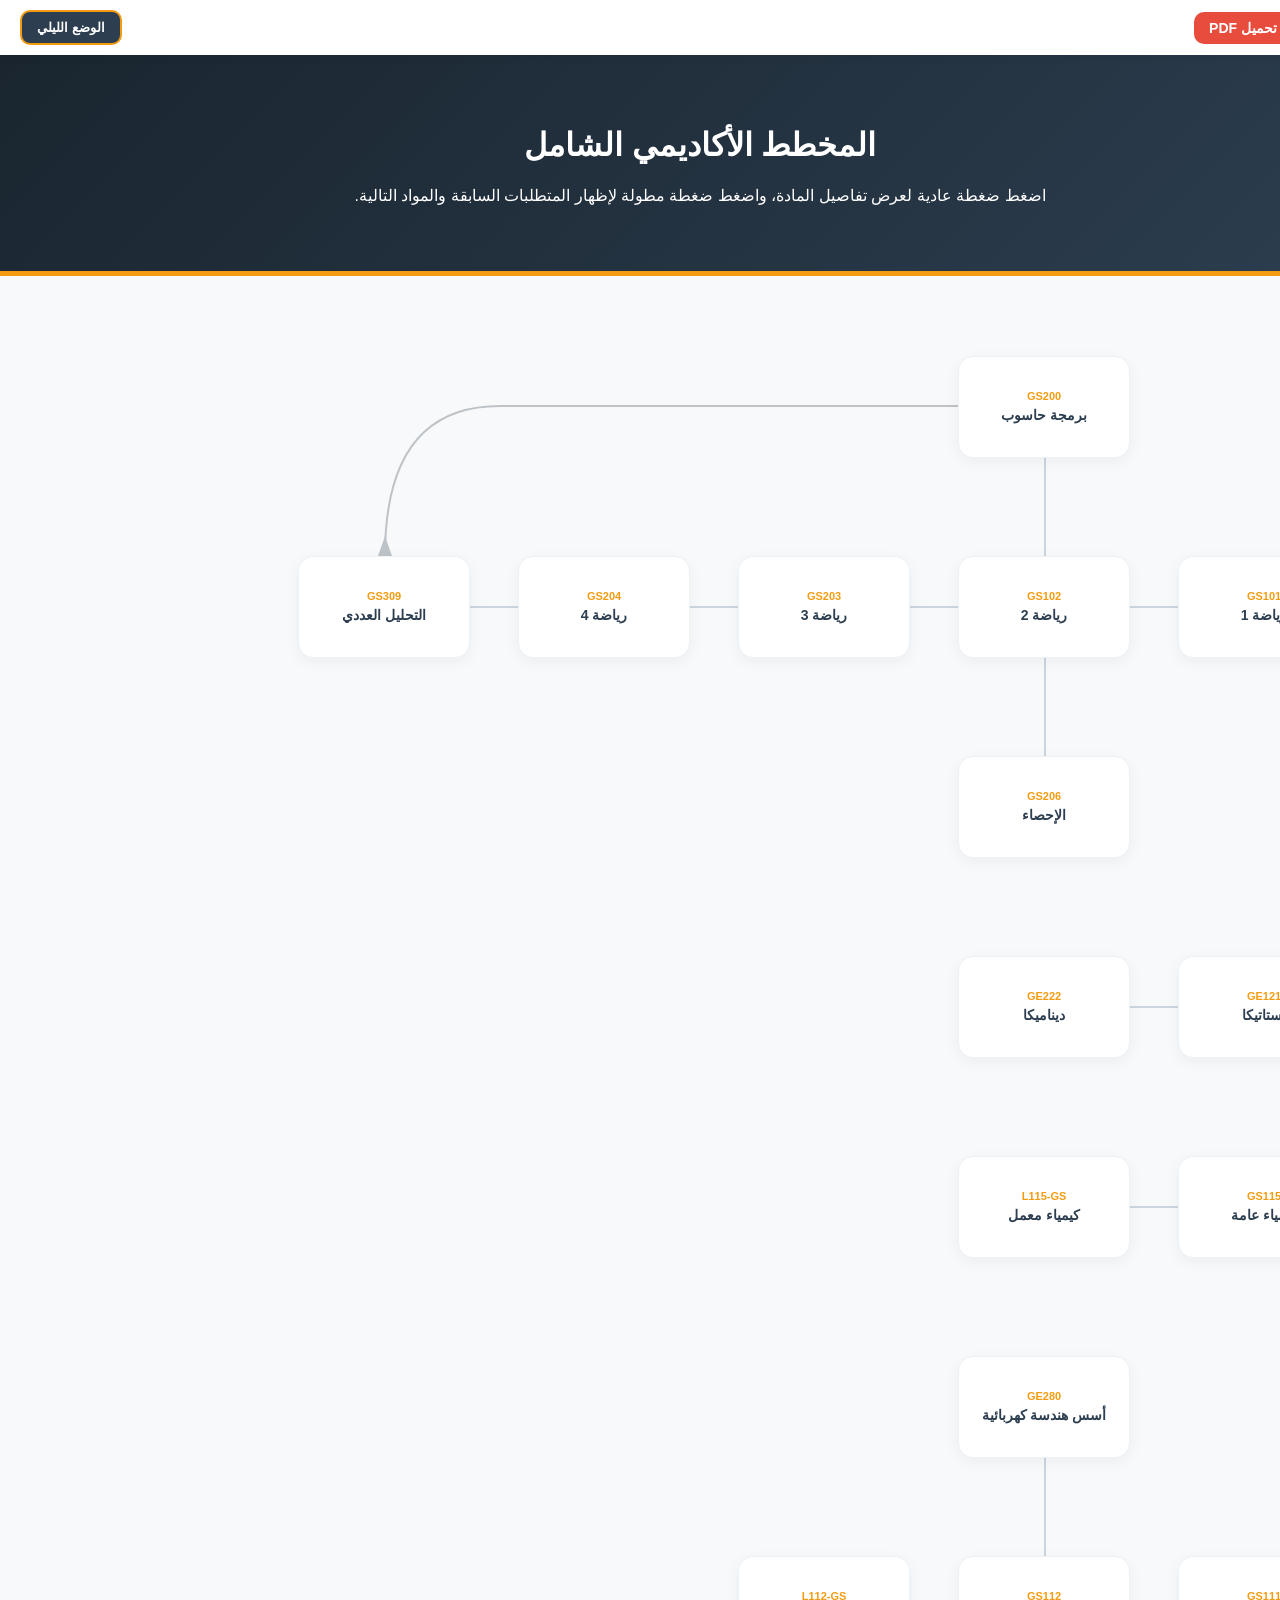
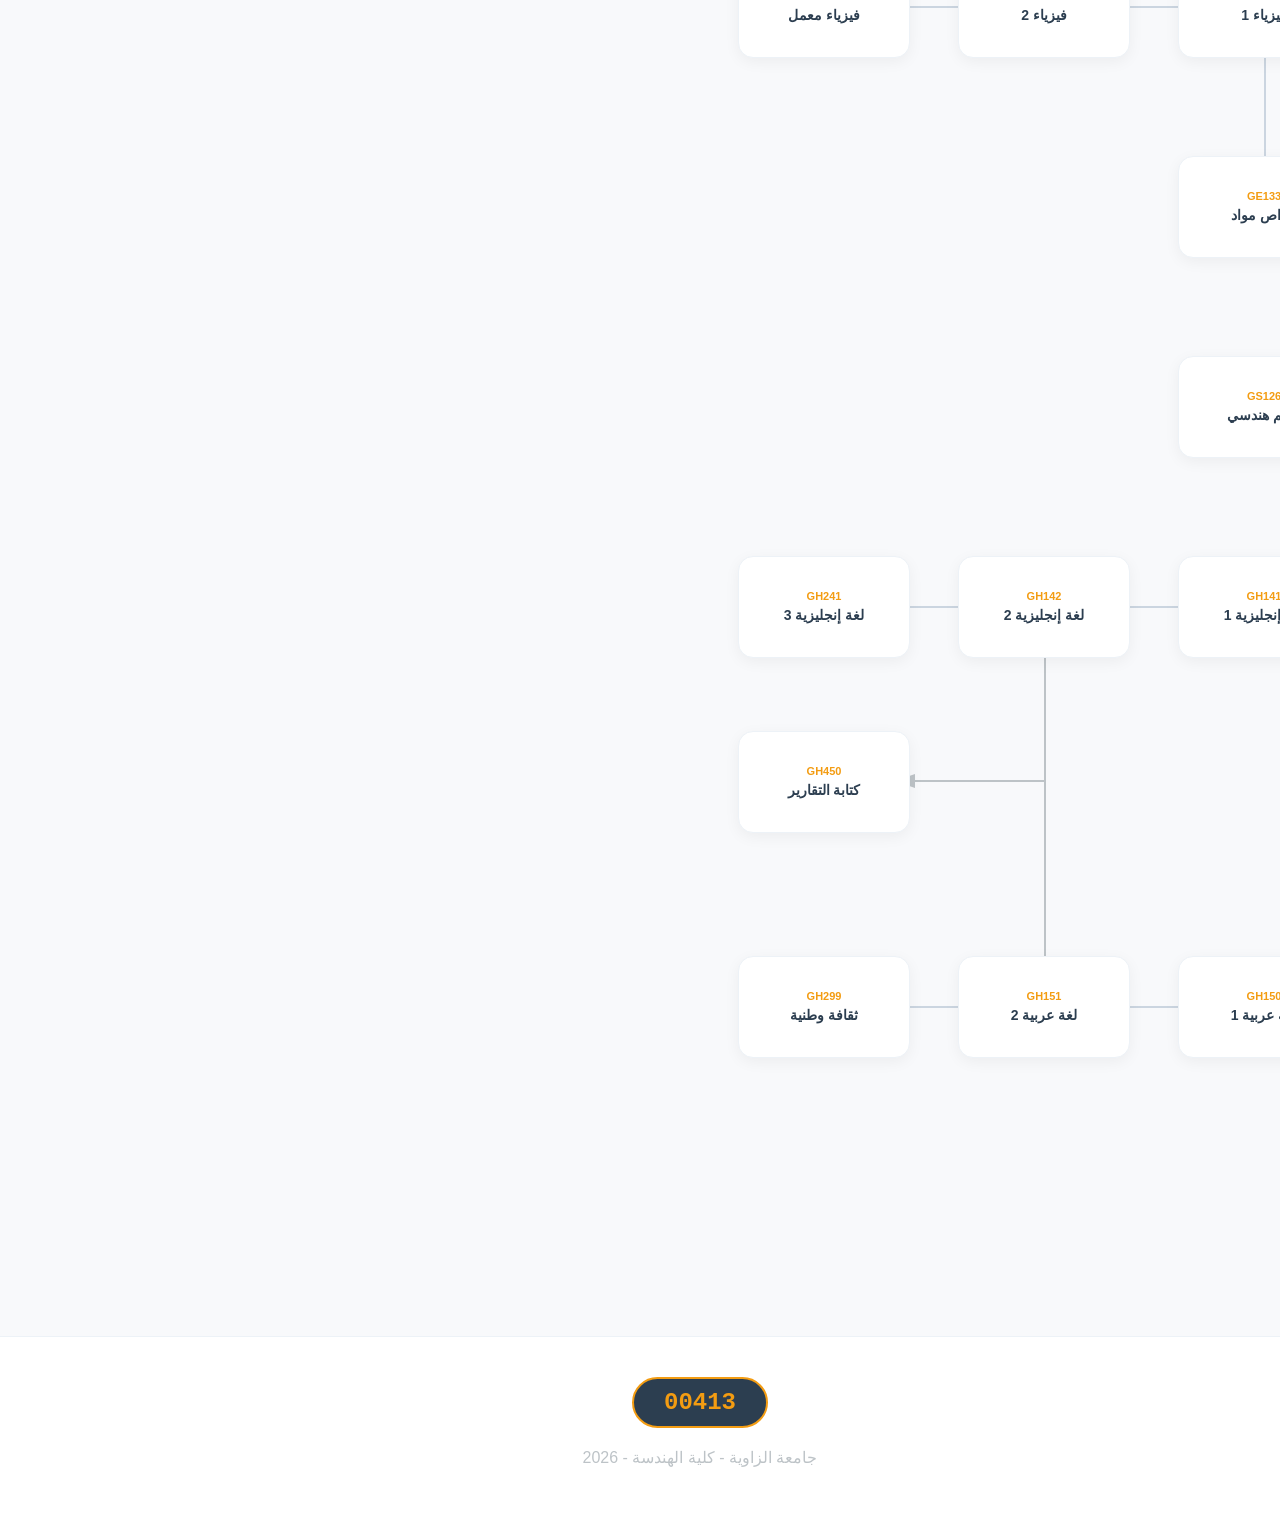
<file: subjects.html>
<!DOCTYPE html>
<html lang="ar" dir="rtl">
<head>
    <meta charset="UTF-8">
    <meta name="viewport" content="width=1400, initial-scale=0.4, maximum-scale=2.0, user-scalable=yes">
    <title>المخطط الأكاديمي الكامل | بوابة القسم العام</title>
    <style>
        :root { --primary: #2c3e50; --secondary: #f39c12; --bg: #f8f9fb; --white: #ffffff; --text-muted: #7f8c8d; --line-color: #cbd5e0; --card-border-default: #edf2f7; }
        [data-theme="dark"] { --bg: #121212; --white: #1e1e1e; --primary: #ecf0f1; --text-muted: #bdc3c7; --line-color: #444; --card-border-default: #333; }
        body { background-color: var(--bg); font-family: 'Segoe UI', Tahoma, sans-serif; margin: 0; padding: 0; color: var(--primary); transition: 0.3s; overflow-x: auto; min-width: 1400px; }
        .nav-bar { width: 100%; background: var(--white); padding: 10px 20px; box-shadow: 0 2px 10px rgba(0,0,0,0.05); display: flex; justify-content: space-between; align-items: center; position: sticky; top: 0; z-index: 100; box-sizing: border-box; }
        .nav-right { display: flex; gap: 10px; align-items: center; }
        .home-btn, .pdf-btn { text-decoration: none; color: #2c3e50; font-weight: bold; display: flex; align-items: center; gap: 8px; font-size: 14px; background: var(--secondary); padding: 8px 15px; border-radius: 10px; border: none; cursor: pointer; }
        .pdf-btn { background: #e74c3c; color: white; }
        .theme-btn { background: var(--primary); color: var(--white); border: 2px solid var(--secondary); padding: 8px 15px; border-radius: 10px; cursor: pointer; font-weight: bold; }
        header { width: 100%; background: linear-gradient(135deg, #1a252f 0%, #2c3e50 100%); color: white; padding: 50px 0; text-align: center; border-bottom: 5px solid var(--secondary); }
        .container { position: relative; width: 1400px; height: 2600px; margin: 30px auto; flex-shrink: 0; transition: 0.3s; }
        .card { width: 170px; height: 100px; background: var(--white); border-radius: 15px; display: flex; flex-direction: column; justify-content: center; align-items: center; box-shadow: 0 4px 15px rgba(0,0,0,0.05); border: 1px solid var(--card-border-default); position: absolute; z-index: 10; cursor: pointer; transition: all 0.3s ease; overflow: hidden; user-select: none; -webkit-user-select: none; touch-action: manipulation; }
        .status-icon { position: absolute; top: 50%; left: 50%; transform: translate(-50%, -50%); font-size: 50px; opacity: 0; transition: 0.3s; pointer-events: none; z-index: 5; }
        .card.is-completed .status-icon.check { opacity: 0.2; color: #27ae60; display: block; }
        .card.is-completed { border: 2px solid #27ae60 !important; }
        .container.highlight-mode .card { opacity: 0.15; filter: grayscale(1); }
        .card.active-target { opacity: 1 !important; filter: none !important; border: 3px solid var(--secondary) !important; transform: scale(1.1); z-index: 100; }
        .card.is-prereq { opacity: 1 !important; filter: none !important; border: 3px solid #27ae60 !important; }
        .card.is-prereq .status-icon.check { opacity: 0.7; color: #27ae60; }
        .card.is-next { opacity: 1 !important; filter: none !important; border: 3px solid #e74c3c !important; }
        .card.is-next .status-icon.lock { opacity: 0.7; color: #e74c3c; }
        .card:hover { transform: translateY(-8px); box-shadow: 0 12px 25px rgba(0,0,0,0.1); }
        .code { font-size: 11px; color: var(--secondary); font-weight: bold; margin-bottom: 5px; }
        .name { font-size: 14px; color: var(--primary); font-weight: 600; text-align: center; padding: 0 5px; }
        .line-h { position: absolute; height: 2px; background: var(--line-color); z-index: 1; }
        .line-v { position: absolute; width: 2px; background: var(--line-color); z-index: 1; }
        svg.connectors { position: absolute; top: 0; left: 0; width: 100%; height: 100%; z-index: 5; pointer-events: none; overflow: visible; }
        .modal { display: none; position: fixed; z-index: 3000; left: 0; top: 0; width: 100%; height: 100%; background-color: rgba(0,0,0,0.8); backdrop-filter: blur(8px); }
        .modal-content { background-color: var(--white); margin: 5% auto; padding: 50px; border-radius: 30px; width: 700px; max-width: 90%; text-align: right; box-shadow: 0 40px 100px rgba(0,0,0,0.5); border-top: 15px solid var(--secondary); position: relative; color: var(--primary); font-size: 28px; }
        .modal-content h2 { font-size: 45px; margin-top: 0; }
        .close-btn { position: absolute; top: 20px; left: 30px; font-size: 60px; cursor: pointer; color: #e74c3c; }
        .action-btn { background: #27ae60; color: white; border: none; padding: 20px; border-radius: 15px; font-size: 24px; cursor: pointer; width: 100%; margin-top: 30px; font-weight: bold; }
        .action-btn.remove { background: #e74c3c; }
        footer { width: 100%; background: var(--white); padding: 40px 0; border-top: 1px solid var(--card-border-default); text-align: center; }
        .counter-oval { display: inline-flex; align-items: center; background-color: #2c3e50; padding: 10px 30px; border-radius: 100px; border: 2px solid var(--secondary); color: var(--secondary); font-family: 'Courier New', monospace; font-size: 1.5rem; font-weight: bold; direction: ltr; }
        @media print { @page { size: A4 landscape; margin: 0; } body { min-width: 1400px !important; background: white !important; direction: rtl !important; -webkit-print-color-adjust: exact; print-color-adjust: exact; } .nav-bar, .theme-btn, .pdf-btn, .home-btn, header p, footer, .modal { display: none !important; } header { padding: 15px 0 !important; background: #1a252f !important; width: 1400px !important; } .container { margin: 0 !important; width: 1400px !important; position: relative !important; zoom: 0.63; transform: none !important; } .line-h, .line-v { background: #aaa !important; display: block !important; visibility: visible !important; } svg.connectors { display: block !important; visibility: visible !important; width: 100% !important; height: 100% !important; } svg.connectors path, svg.connectors line { stroke: #aaa !important; stroke-width: 2px !important; } .card { border: 1px solid #aaa !important; box-shadow: none !important; background-color: white !important; } }
    </style>
</head>
<body>
    <div class="nav-bar"><div class="nav-right"><a href="index.html" class="home-btn">الرئيسية</a><button class="pdf-btn" onclick="window.print()">تحميل PDF</button></div><button class="theme-btn" onclick="toggleTheme()" id="theme-btn">الوضع الليلي</button></div>
    <header><h1>المخطط الأكاديمي الشامل</h1><p>اضغط ضغطة عادية لعرض تفاصيل المادة، واضغط ضغطة مطولة لإظهار المتطلبات السابقة والمواد التالية.</p></header>
    <div class="container" id="main-container">
        <svg class="connectors"><defs><marker id="arrowhead" markerWidth="10" markerHeight="7" refX="0" refY="3.5" orient="auto"><polygon points="0 0, 10 3.5, 0 7" fill="#bdc3c7" /></marker></defs><path d="M 385 250 Q 385 100 500 100 L 960 100" stroke="#bdc3c7" stroke-width="2" fill="none" marker-start="url(#arrowhead)"/><line x1="1045" y1="1900" x2="1045" y2="2075" stroke="#bdc3c7" stroke-width="2" /><line x1="1045" y1="2300" x2="1045" y2="2075" stroke="#bdc3c7" stroke-width="2" /><line x1="1045" y1="2075" x2="915" y2="2075" stroke="#bdc3c7" stroke-width="2" marker-end="url(#arrowhead)" /></svg>
        <div class="card" style="top: 250px; right: 50px;" data-name="رياضة 1" data-code="GS101" data-units="3 وحدات"><div class="status-icon check">✓</div><div class="status-icon lock">🔒</div><span class="code">GS101</span><span class="name">رياضة 1</span></div><div class="line-h" style="top: 300px; right: 220px; width: 50px;"></div><div class="card" style="top: 250px; right: 270px;" data-name="رياضة 2" data-code="GS102" data-units="4 وحدات"><div class="status-icon check">✓</div><div class="status-icon lock">🔒</div><span class="code">GS102</span><span class="name">رياضة 2</span></div><div class="line-v" style="top: 150px; right: 354px; height: 100px;"></div><div class="card" style="top: 50px; right: 270px;" data-name="برمجة حاسوب" data-code="GS200" data-units="3 وحدات"><div class="status-icon check">✓</div><div class="status-icon lock">🔒</div><span class="code">GS200</span><span class="name">برمجة حاسوب</span></div><div class="line-v" style="top: 350px; right: 354px; height: 100px;"></div><div class="card" style="top: 450px; right: 270px;" data-name="الإحصاء والاحتمالات" data-code="GS206" data-units="3 وحدات"><div class="status-icon check">✓</div><div class="status-icon lock">🔒</div><span class="code">GS206</span><span class="name">الإحصاء</span></div><div class="line-h" style="top: 300px; right: 440px; width: 50px;"></div><div class="card" style="top: 250px; right: 490px;" data-name="رياضة 3" data-code="GS203" data-units="3 وحدات"><div class="status-icon check">✓</div><div class="status-icon lock">🔒</div><span class="code">GS203</span><span class="name">رياضة 3</span></div><div class="line-h" style="top: 300px; right: 660px; width: 50px;"></div><div class="card" style="top: 250px; right: 710px;" data-name="رياضة 4" data-code="GS204" data-units="3 وحدات"><div class="status-icon check">✓</div><div class="status-icon lock">🔒</div><span class="code">GS204</span><span class="name">رياضة 4</span></div><div class="line-h" style="top: 300px; right: 880px; width: 50px;"></div><div class="card" style="top: 250px; right: 930px;" data-name="التحليل العددي" data-code="GS309" data-units="3 وحدات"><div class="status-icon check">✓</div><div class="status-icon lock">🔒</div><span class="code">GS309</span><span class="name">التحليل العددي</span></div>
        <div class="card" style="top: 650px; right: 50px;" data-name="استاتيكا" data-code="GE121" data-units="3 وحدات"><div class="status-icon check">✓</div><div class="status-icon lock">🔒</div><span class="code">GE121</span><span class="name">استاتيكا</span></div><div class="line-h" style="top: 700px; right: 220px; width: 50px;"></div><div class="card" style="top: 650px; right: 270px;" data-name="ديناميكا" data-code="GE222" data-units="3 وحدات"><div class="status-icon check">✓</div><div class="status-icon lock">🔒</div><span class="code">GE222</span><span class="name">ديناميكا</span></div>
        <div class="card" style="top: 850px; right: 50px;" data-name="كيمياء عامة" data-code="GS115" data-units="3 وحدات"><div class="status-icon check">✓</div><div class="status-icon lock">🔒</div><span class="code">GS115</span><span class="name">كيمياء عامة</span></div><div class="line-h" style="top: 900px; right: 220px; width: 50px;"></div><div class="card" style="top: 850px; right: 270px;" data-name="كيمياء معمل" data-code="L115-GS" data-units="1 وحدة"><div class="status-icon check">✓</div><div class="status-icon lock">🔒</div><span class="code">L115-GS</span><span class="name">كيمياء معمل</span></div>
        <div class="card" style="top: 1250px; right: 50px;" data-name="فيزياء 1" data-code="GS111" data-units="3 وحدات"><div class="status-icon check">✓</div><div class="status-icon lock">🔒</div><span class="code">GS111</span><span class="name">فيزياء 1</span></div><div class="line-v" style="top: 1350px; right: 134px; height: 100px;"></div><div class="card" style="top: 1450px; right: 50px;" data-name="خواص مواد" data-code="GE133" data-units="3 وحدات"><div class="status-icon check">✓</div><div class="status-icon lock">🔒</div><span class="code">GE133</span><span class="name">خواص مواد</span></div>
        <div class="line-h" style="top: 1300px; right: 220px; width: 50px;"></div><div class="card" style="top: 1250px; right: 270px;" data-name="فيزياء 2" data-code="GS112" data-units="3 وحدات"><div class="status-icon check">✓</div><div class="status-icon lock">🔒</div><span class="code">GS112</span><span class="name">فيزياء 2</span></div><div class="line-v" style="top: 1150px; right: 354px; height: 100px;"></div><div class="card" style="top: 1050px; right: 270px;" data-name="أسس هندسة كهربائية" data-code="GE280" data-units="3 وحدات"><div class="status-icon check">✓</div><div class="status-icon lock">🔒</div><span class="code">GE280</span><span class="name">أسس هندسة كهربائية</span></div><div class="line-h" style="top: 1300px; right: 440px; width: 50px;"></div><div class="card" style="top: 1250px; right: 490px;" data-name="فيزياء معمل" data-code="L112-GS" data-units="1 وحدة"><div class="status-icon check">✓</div><div class="status-icon lock">🔒</div><span class="code">L112-GS</span><span class="name">فيزياء معمل</span></div>
        <div class="card" style="top: 1650px; right: 50px;" data-name="رسم هندسي" data-code="GS126" data-units="3 وحدات"><div class="status-icon check">✓</div><div class="status-icon lock">🔒</div><span class="code">GS126</span><span class="name">رسم هندسي</span></div>
        <div class="card" style="top: 1850px; right: 50px;" data-name="لغة إنجليزية 1" data-code="GH141" data-units="2 وحدات"><div class="status-icon check">✓</div><div class="status-icon lock">🔒</div><span class="code">GH141</span><span class="name">لغة إنجليزية 1</span></div><div class="line-h" style="top: 1900px; right: 220px; width: 50px;"></div><div class="card" style="top: 1850px; right: 270px;" data-name="لغة إنجليزية 2" data-code="GH142" data-units="2 وحدات"><div class="status-icon check">✓</div><div class="status-icon lock">🔒</div><span class="code">GH142</span><span class="name">لغة إنجليزية 2</span></div><div class="line-h" style="top: 1900px; right: 440px; width: 50px;"></div><div class="card" style="top: 1850px; right: 490px;" data-name="لغة إنجليزية 3" data-code="GH241" data-units="2 وحدات"><div class="status-icon check">✓</div><div class="status-icon lock">🔒</div><span class="code">GH241</span><span class="name">لغة إنجليزية 3</span></div><div class="card" style="top: 2025px; right: 490px;" data-name="كتابة التقارير" data-code="GH450" data-units="1 وحدة"><div class="status-icon check">✓</div><div class="status-icon lock">🔒</div><span class="code">GH450</span><span class="name">كتابة التقارير</span></div>
        <div class="card" style="top: 2250px; right: 50px;" data-name="لغة عربية 1" data-code="GH150" data-units="2 وحدات"><div class="status-icon check">✓</div><div class="status-icon lock">🔒</div><span class="code">GH150</span><span class="name">لغة عربية 1</span></div><div class="line-h" style="top: 2300px; right: 220px; width: 50px;"></div><div class="card" style="top: 2250px; right: 270px;" data-name="لغة عربية 2" data-code="GH151" data-units="2 وحدات"><div class="status-icon check">✓</div><div class="status-icon lock">🔒</div><span class="code">GH151</span><span class="name">لغة عربية 2</span></div><div class="line-h" style="top: 2300px; right: 440px; width: 50px;"></div><div class="card" style="top: 2250px; right: 490px;" data-name="ثقافة وطنية" data-code="GH299" data-units="2 وحدات"><div class="status-icon check">✓</div><div class="status-icon lock">🔒</div><span class="code">GH299</span><span class="name">ثقافة وطنية</span></div>
    </div>
    <div id="myModal" class="modal"><div class="modal-content"><span class="close-btn" onclick="closeModal()">&times;</span><h2 id="m-title"></h2><hr><p><strong>الرمز:</strong> <span id="m-code" style="color: var(--secondary); font-weight: bold;"></span></p><p><strong>الوحدات:</strong> <span id="m-units"></span></p><button id="modal-action-btn" class="action-btn" onclick="toggleCompletion()">تحديد كمادة مكتملة</button></div></div>
    <footer><div class="counter-oval" id="subjects-counter">00000</div><p style="margin-top: 20px; color: #bdc3c7;">جامعة الزاوية - كلية الهندسة - 2026</p></footer>
    <script>
        const dependencies = {
            'رياضة 1': { req: [], next: ['رياضة 2'] }, 'رياضة 2': { req: ['رياضة 1'], next: ['رياضة 3', 'برمجة حاسوب', 'الإحصاء والاحتمالات'] }, 'رياضة 3': { req: ['رياضة 2'], next: ['رياضة 4'] }, 'رياضة 4': { req: ['رياضة 3'], next: ['التحليل العددي'] },
            'التحليل العددي': { req: ['رياضة 4', 'برمجة حاسوب'], next: [] }, 'برمجة حاسوب': { req: ['رياضة 2'], next: ['التحليل العددي'] }, 'الإحصاء والاحتمالات': { req: ['رياضة 2'], next: [] }, 'استاتيكا': { req: [], next: ['ديناميكا'] }, 'ديناميكا': { req: ['استاتيكا'], next: [] },
            'كيمياء عامة': { req: [], next: ['كيمياء معمل'] }, 'كيمياء معمل': { req: ['كيمياء عامة'], next: [] }, 'فيزياء 1': { req: [], next: ['فيزياء 2', 'خواص مواد'] }, 'خواص مواد': { req: ['فيزياء 1'], next: [] }, 'فيزياء 2': { req: ['فيزياء 1'], next: ['فيزياء معمل', 'أسس هندسة كهربائية'] },
            'أسس هندسة كهربائية': { req: ['فيزياء 2'], next: [] }, 'فيزياء معمل': { req: ['فيزياء 2'], next: [] }, 'لغة إنجليزية 1': { req: [], next: ['لغة إنجليزية 2'] }, 'لغة إنجليزية 2': { req: ['لغة إنجليزية 1'], next: ['لغة إنجليزية 3', 'كتابة التقارير'] }, 'لغة إنجليزية 3': { req: ['لغة إنجليزية 2'], next: [] },
            'لغة عربية 1': { req: [], next: ['لغة عربية 2'] }, 'لغة عربية 2': { req: ['لغة عربية 1'], next: ['ثقافة وطنية', 'كتابة التقارير'] }, 'ثقافة وطنية': { req: ['لغة عربية 2'], next: [] }, 'كتابة التقارير': { req: ['لغة إنجليزية 2', 'لغة عربية 2'], next: [] }
        };
        let pressTimer; let isLongPress = false; let activeSubject = ''; const LONG_PRESS_TIME = 500;
        document.querySelectorAll('.card').forEach(card => {
            const name = card.getAttribute('data-name'); const code = card.getAttribute('data-code'); const units = card.getAttribute('data-units');
            card.addEventListener('mousedown', () => { isLongPress = false; pressTimer = setTimeout(() => { isLongPress = true; activateHighlight(name); }, LONG_PRESS_TIME); });
            card.addEventListener('mouseup', () => clearTimeout(pressTimer));
            card.addEventListener('touchstart', () => { isLongPress = false; pressTimer = setTimeout(() => { isLongPress = true; activateHighlight(name); }, LONG_PRESS_TIME); }, {passive: true});
            card.addEventListener('touchend', () => clearTimeout(pressTimer));
            card.addEventListener('click', () => { if (!isLongPress) { if (document.getElementById('main-container').classList.contains('highlight-mode')) closeHighlight(); else showDetails(name, code, units); } });
        });
        function activateHighlight(name) {
            const container = document.getElementById('main-container'); container.classList.add('highlight-mode');
            document.querySelectorAll('.card').forEach(card => { card.classList.remove('active-target', 'is-prereq', 'is-next'); const cardName = card.getAttribute('data-name'); if (cardName === name) card.classList.add('active-target'); else if (dependencies[name]) { if (dependencies[name].req.includes(cardName)) card.classList.add('is-prereq'); if (dependencies[name].next.includes(cardName)) card.classList.add('is-next'); } });
        }
        function closeHighlight() { document.getElementById('main-container').classList.remove('highlight-mode'); document.querySelectorAll('.card').forEach(c => c.classList.remove('active-target', 'is-prereq', 'is-next')); }
        function showDetails(name, code, units) {
            activeSubject = name; document.getElementById('m-title').innerText = name; document.getElementById('m-code').innerText = code; document.getElementById('m-units').innerText = units;
            const completed = JSON.parse(localStorage.getItem('done_subs') || '[]'); const btn = document.getElementById('modal-action-btn');
            if(completed.includes(name)) { btn.innerText = 'إلغاء الإكمال'; btn.classList.add('remove'); } else { btn.innerText = 'تحديد كمادة مكتملة'; btn.classList.remove('remove'); }
            document.getElementById('myModal').style.display = 'block';
        }
        function toggleCompletion() {
            let completed = JSON.parse(localStorage.getItem('done_subs') || '[]'); const card = document.querySelector(`.card[data-name="${activeSubject}"]`);
            if(completed.includes(activeSubject)) { completed = completed.filter(s => s !== activeSubject); card.classList.remove('is-completed'); } else { completed.push(activeSubject); card.classList.add('is-completed'); }
            localStorage.setItem('done_subs', JSON.stringify(completed)); closeModal();
        }
        function closeModal() { document.getElementById('myModal').style.display = 'none'; }
        function toggleTheme() { const body = document.documentElement; const targetTheme = body.getAttribute('data-theme') === 'dark' ? 'light' : 'dark'; body.setAttribute('data-theme', targetTheme); localStorage.setItem('theme', targetTheme); document.getElementById('theme-btn').innerText = targetTheme === 'dark' ? 'الوضع النهاري' : 'الوضع الليلي'; }
        window.onclick = (e) => { if (e.target == document.getElementById('myModal')) closeModal(); }
        window.onload = () => {
            const savedTheme = localStorage.getItem('theme') || 'light'; document.documentElement.setAttribute('data-theme', savedTheme); document.getElementById('theme-btn').innerText = savedTheme === 'dark' ? 'الوضع النهاري' : 'الوضع الليلي';
            const completed = JSON.parse(localStorage.getItem('done_subs') || '[]'); completed.forEach(s => { const card = document.querySelector(`.card[data-name="${s}"]`); if(card) card.classList.add('is-completed'); });
            let count = localStorage.getItem('visitCount_Subjects') || 412; count = parseInt(count) + 1; localStorage.setItem('visitCount_Subjects', count); document.getElementById('subjects-counter').innerText = count.toString().padStart(5, '0');
        }
    </script>
</body>
</html>
</file>
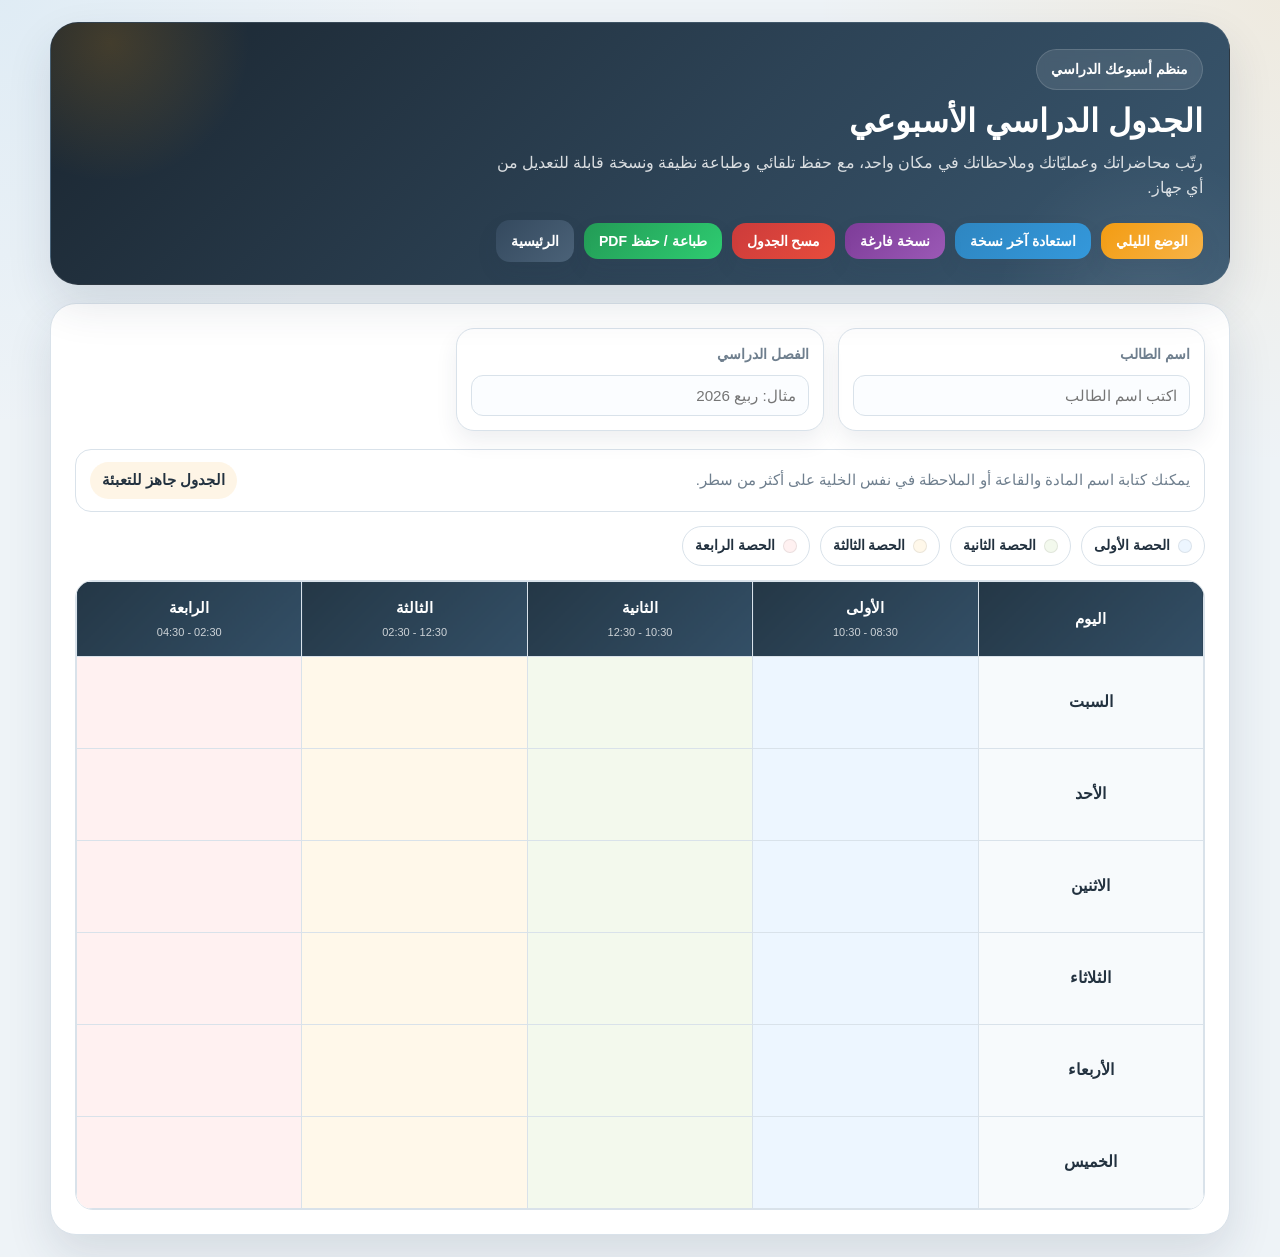
<file: table.html>
<!DOCTYPE html>
<html lang="ar" dir="rtl">
<head>
    <link rel="stylesheet" href="style.css">
    <meta charset="UTF-8">
    <meta name="viewport" content="width=device-width, initial-scale=1.0">
    <title>الجدول الدراسي الأسبوعي - نسخة الطباعة</title>
    <style>
        :root {
            --bg-body: #eef3f7;
            --bg-table: #ffffff;
            --text-main: #22313f;
            --border-color: #d9e2ea;
            --day-bg: #f7fafc;
            --panel-bg: #ffffff;
            --muted: #6f7f8e;
            --slot-1: #edf6ff;
            --slot-2: #f3f9ed;
            --slot-3: #fff8ea;
            --slot-4: #fff1f1;
            --hero-bg: linear-gradient(135deg, #1a252f 0%, #2d4356 55%, #3a5870 100%);
            --hero-accent: #f39c12;
            --shell-shadow: 0 20px 45px rgba(33, 52, 72, 0.12);
            --soft-shadow: 0 10px 22px rgba(33, 52, 72, 0.08);
            --input-bg: #fbfdff;
        }

        [data-theme="dark"] {
            --bg-body: #0f1318;
            --bg-table: #1a2027;
            --text-main: #edf2f7;
            --border-color: #2d3640;
            --day-bg: #202831;
            --panel-bg: #141a20;
            --muted: #aab5c1;
            --slot-1: #1b2b3b;
            --slot-2: #1d3024;
            --slot-3: #382c1d;
            --slot-4: #3a2020;
            --hero-bg: linear-gradient(135deg, #050607 0%, #11161c 55%, #1d2732 100%);
            --hero-accent: #f0a92d;
            --shell-shadow: 0 24px 50px rgba(0, 0, 0, 0.34);
            --soft-shadow: 0 12px 28px rgba(0, 0, 0, 0.24);
            --input-bg: #192029;
        }

        * { box-sizing: border-box; }

        body {
            font-family: 'Segoe UI', Tahoma, Geneva, Verdana, sans-serif;
            background:
                radial-gradient(circle at top right, rgba(243, 156, 18, 0.10), transparent 26%),
                radial-gradient(circle at top left, rgba(52, 152, 219, 0.08), transparent 24%),
                var(--bg-body);
            margin: 0;
            padding: 22px;
            display: flex;
            flex-direction: column;
            align-items: center;
            color: var(--text-main);
            transition: 0.3s;
        }

        .page-wrap {
            width: 100%;
            max-width: 1180px;
        }

        .hero {
            background: var(--hero-bg);
            color: white;
            border-radius: 28px;
            padding: 26px 26px 22px;
            box-shadow: var(--shell-shadow);
            border: 1px solid rgba(255,255,255,0.08);
            position: relative;
            overflow: hidden;
            margin-bottom: 18px;
        }

        .hero::before {
            content: '';
            position: absolute;
            width: 280px;
            height: 280px;
            border-radius: 50%;
            background: radial-gradient(circle, rgba(243,156,18,0.18), transparent 70%);
            top: -120px;
            left: -80px;
            pointer-events: none;
        }

        .hero::after {
            content: '';
            position: absolute;
            width: 320px;
            height: 320px;
            border-radius: 50%;
            background: radial-gradient(circle, rgba(255,255,255,0.08), transparent 68%);
            bottom: -180px;
            right: -80px;
            pointer-events: none;
        }

        .hero-top {
            display: flex;
            justify-content: space-between;
            align-items: flex-start;
            gap: 18px;
            flex-wrap: wrap;
            position: relative;
            z-index: 1;
        }

        .hero-title h1 {
            margin: 0;
            font-size: 2rem;
            line-height: 1.2;
        }

        .hero-title p {
            margin: 10px 0 0;
            color: rgba(255,255,255,0.82);
            font-size: 0.98rem;
            max-width: 720px;
        }

        .hero-badge {
            display: inline-flex;
            align-items: center;
            gap: 8px;
            background: rgba(255,255,255,0.10);
            border: 1px solid rgba(255,255,255,0.14);
            color: #fff;
            border-radius: 999px;
            padding: 8px 14px;
            font-size: 0.88rem;
            font-weight: 700;
            margin-bottom: 12px;
            backdrop-filter: blur(6px);
        }

        .header-container {
            margin-top: 20px;
            display: flex;
            justify-content: space-between;
            align-items: center;
            gap: 14px;
            flex-wrap: wrap;
            position: relative;
            z-index: 1;
        }

        .actions {
            display: flex;
            gap: 10px;
            align-items: center;
            flex-wrap: wrap;
        }

        .theme-btn,
        .print-btn,
        .reset-btn,
        .restore-btn,
        .blank-btn,
        .back-btn {
            border: none;
            padding: 10px 15px;
            border-radius: 14px;
            cursor: pointer;
            font-size: 14px;
            font-weight: 800;
            text-decoration: none;
            color: white;
            box-shadow: var(--soft-shadow);
            transition: transform 0.18s ease, filter 0.18s ease;
        }

        .theme-btn:hover,
        .print-btn:hover,
        .reset-btn:hover,
        .restore-btn:hover,
        .blank-btn:hover,
        .back-btn:hover {
            transform: translateY(-2px);
            filter: brightness(1.03);
        }

        .theme-btn { background: linear-gradient(135deg, #f39c12, #f7b347); }
        .print-btn { background: linear-gradient(135deg, #239b56, #2ecc71); }
        .reset-btn { background: linear-gradient(135deg, #cc3b3b, #e74c3c); }
        .restore-btn { background: linear-gradient(135deg, #2e86c1, #3498db); }
        .blank-btn { background: linear-gradient(135deg, #7d3c98, #9b59b6); }
        .back-btn { background: linear-gradient(135deg, #34495e, #4b6278); }

        .table-shell {
            width: 100%;
            background: var(--panel-bg);
            padding: 24px;
            border-radius: 26px;
            box-shadow: var(--shell-shadow);
            border: 1px solid var(--border-color);
        }

        .meta-grid {
            display: grid;
            grid-template-columns: repeat(3, minmax(180px, 1fr));
            gap: 14px;
            margin-bottom: 18px;
        }

        .meta-card {
            background: var(--bg-table);
            border: 1px solid var(--border-color);
            border-radius: 18px;
            padding: 14px;
            text-align: right;
            box-shadow: var(--soft-shadow);
        }

        .meta-card label {
            display: block;
            font-size: 0.9rem;
            color: var(--muted);
            margin-bottom: 8px;
            font-weight: 700;
        }

        .meta-card input {
            width: 100%;
            border: 1px solid var(--border-color);
            border-radius: 12px;
            padding: 11px 12px;
            background: var(--input-bg);
            color: var(--text-main);
            font-size: 0.95rem;
            outline: none;
        }

        .meta-card input:focus {
            border-color: var(--hero-accent);
            box-shadow: 0 0 0 3px rgba(243, 156, 18, 0.14);
        }

        .hint-bar {
            display: flex;
            justify-content: space-between;
            align-items: center;
            gap: 12px;
            margin-bottom: 14px;
            color: var(--muted);
            font-size: 0.92rem;
            flex-wrap: wrap;
            background: var(--bg-table);
            border: 1px solid var(--border-color);
            border-radius: 16px;
            padding: 12px 14px;
        }

        .status-text {
            font-weight: 800;
            color: var(--text-main);
            background: rgba(243, 156, 18, 0.10);
            border-radius: 999px;
            padding: 7px 12px;
        }

        .legend {
            display: flex;
            gap: 10px;
            flex-wrap: wrap;
            margin-bottom: 14px;
        }

        .legend-chip {
            display: inline-flex;
            align-items: center;
            gap: 8px;
            background: var(--bg-table);
            color: var(--text-main);
            border: 1px solid var(--border-color);
            border-radius: 999px;
            padding: 8px 12px;
            font-size: 0.86rem;
            font-weight: 700;
        }

        .legend-swatch {
            width: 14px;
            height: 14px;
            border-radius: 50%;
            border: 1px solid rgba(0,0,0,0.08);
        }

        .table-scroll {
            overflow-x: auto;
            border-radius: 18px;
            border: 1px solid var(--border-color);
        }

        table {
            width: 100%;
            border-collapse: collapse;
            table-layout: fixed;
            min-width: 860px;
            background: var(--bg-table);
        }

        th, td {
            border: 1px solid var(--border-color);
            padding: 12px;
            text-align: center;
            word-wrap: break-word;
            color: var(--text-main);
        }

        th {
            background: linear-gradient(135deg, #243746, #334f66);
            color: white;
            font-size: 15px;
            padding-top: 14px;
            padding-bottom: 14px;
        }

        .day-column {
            background-color: var(--day-bg);
            font-weight: 800;
            width: 118px;
            font-size: 0.97rem;
        }

        .subject-cell {
            height: 92px;
            font-size: 15px;
            outline: none;
            vertical-align: top;
            line-height: 1.55;
            white-space: pre-wrap;
            text-align: right;
            transition: 0.2s ease;
        }

        .subject-cell:focus {
            box-shadow: inset 0 0 0 2px rgba(243, 156, 18, 0.55);
        }

        .subject-cell.slot-1 { background: var(--slot-1); }
        .subject-cell.slot-2 { background: var(--slot-2); }
        .subject-cell.slot-3 { background: var(--slot-3); }
        .subject-cell.slot-4 { background: var(--slot-4); }

        .time-slot {
            font-size: 11px;
            display: block;
            color: rgba(255,255,255,0.76);
            margin-top: 4px;
            font-weight: 500;
        }

        @media (max-width: 768px) {
            body { padding: 14px; }
            .hero { padding: 18px 16px 16px; border-radius: 22px; }
            .hero-title h1 { font-size: 1.55rem; }
            .actions { width: 100%; }
            .actions > * { flex: 1 1 calc(50% - 10px); text-align: center; }
            .meta-grid { grid-template-columns: 1fr; }
            .table-shell { padding: 16px; border-radius: 20px; }
            .legend { gap: 8px; }
            .legend-chip { width: 100%; justify-content: center; }
        }

        @media print {
            @page {
                size: A4 landscape;
                margin: 8mm;
            }

            body {
                background: white !important;
                padding: 0 !important;
                color: black !important;
                display: block !important;
            }

            .page-wrap {
                width: 100% !important;
                max-width: 100% !important;
            }

            .hero, .header-container, .hint-bar, .legend, .theme-btn, .print-btn, .reset-btn, .restore-btn, .blank-btn, .back-btn { display: none !important; }
            .table-shell {
                box-shadow: none;
                padding: 0;
                width: 100%;
                max-width: 100%;
                background: white !important;
                border: none !important;
            }
            .meta-grid {
                grid-template-columns: repeat(2, 1fr);
                gap: 6px;
                margin-bottom: 8px;
            }
            .meta-card {
                background: white !important;
                border: 1px solid #000 !important;
                box-shadow: none !important;
                padding: 8px 10px !important;
            }
            .meta-card label {
                color: #000 !important;
                font-size: 11px !important;
                margin-bottom: 4px !important;
            }
            .meta-card input {
                border: none !important;
                padding: 0 !important;
                background: white !important;
                color: black !important;
                box-shadow: none !important;
                font-size: 12px !important;
            }
            .table-scroll { overflow: visible; border: none !important; }
            table {
                border: 1px solid #000;
                min-width: auto;
                width: 100% !important;
                max-width: 100% !important;
                table-layout: fixed !important;
                font-size: 12px !important;
            }
            th {
                background: #f2f2f2 !important;
                color: #000 !important;
                border: 1px solid #000;
                font-size: 12px !important;
                padding: 6px 4px !important;
                line-height: 1.25 !important;
            }
            td {
                border: 1px solid #000;
                color: black !important;
                padding: 6px 4px !important;
                font-size: 12px !important;
            }
            .day-column { background-color: white !important; }
            .day-column,
            .subject-cell {
                font-size: 11px !important;
            }
            .subject-cell {
                background: white !important;
                text-align: right;
                height: 54px !important;
                line-height: 1.25 !important;
            }
            .time-slot {
                color: #333 !important;
                font-size: 9px !important;
                font-weight: 600 !important;
            }
            * { -webkit-print-color-adjust: exact; print-color-adjust: exact; }
        }
    </style>
</head>
<body>
    <div class="page-wrap">
        <section class="hero">
            <div class="hero-top">
                <div class="hero-title">
                    <div class="hero-badge">منظم أسبوعك الدراسي</div>
                    <h1>الجدول الدراسي الأسبوعي</h1>
                    <p>رتّب محاضراتك وعمليّاتك وملاحظاتك في مكان واحد، مع حفظ تلقائي وطباعة نظيفة ونسخة قابلة للتعديل من أي جهاز.</p>
                </div>
            </div>

            <div class="header-container">
                <div class="actions">
                    <button class="theme-btn" onclick="toggleTheme()" id="themeBtn">الوضع الليلي</button>
                    <button class="restore-btn" onclick="restoreLastSaved()">استعادة آخر نسخة</button>
                    <button class="blank-btn" onclick="loadBlankTemplate()">نسخة فارغة</button>
                    <button class="reset-btn" onclick="clearTableWithConfirm()">مسح الجدول</button>
                    <button class="print-btn" onclick="window.print()">طباعة / حفظ PDF</button>
                    <a href="index.html" class="back-btn">الرئيسية</a>
                </div>
            </div>
        </section>

        <div class="table-shell">
            <div class="meta-grid">
                <div class="meta-card">
                    <label for="studentName">اسم الطالب</label>
                    <input type="text" id="studentName" placeholder="اكتب اسم الطالب">
                </div>
            <div class="meta-card">
                <label for="semesterName">الفصل الدراسي</label>
                <input type="text" id="semesterName" placeholder="مثال: ربيع 2026">
            </div>
        </div>

            <div class="hint-bar">
                <span>يمكنك كتابة اسم المادة والقاعة أو الملاحظة في نفس الخلية على أكثر من سطر.</span>
                <span class="status-text" id="saveStatus">لم يتم الحفظ بعد</span>
            </div>

            <div class="legend">
                <span class="legend-chip"><span class="legend-swatch" style="background: var(--slot-1);"></span>الحصة الأولى</span>
                <span class="legend-chip"><span class="legend-swatch" style="background: var(--slot-2);"></span>الحصة الثانية</span>
                <span class="legend-chip"><span class="legend-swatch" style="background: var(--slot-3);"></span>الحصة الثالثة</span>
                <span class="legend-chip"><span class="legend-swatch" style="background: var(--slot-4);"></span>الحصة الرابعة</span>
            </div>

            <div class="table-scroll">
                <table>
                    <thead>
                        <tr>
                            <th>اليوم</th>
                            <th>الأولى<br><span class="time-slot">08:30 - 10:30</span></th>
                            <th>الثانية<br><span class="time-slot">10:30 - 12:30</span></th>
                            <th>الثالثة<br><span class="time-slot">12:30 - 02:30</span></th>
                            <th>الرابعة<br><span class="time-slot">02:30 - 04:30</span></th>
                        </tr>
                    </thead>
                    <tbody>
                        <tr>
                            <td class="day-column" data-day="saturday">السبت</td>
                            <td class="subject-cell slot-1" contenteditable="true"></td>
                            <td class="subject-cell slot-2" contenteditable="true"></td>
                            <td class="subject-cell slot-3" contenteditable="true"></td>
                            <td class="subject-cell slot-4" contenteditable="true"></td>
                        </tr>
                        <tr>
                            <td class="day-column" data-day="sunday">الأحد</td>
                            <td class="subject-cell slot-1" contenteditable="true"></td>
                            <td class="subject-cell slot-2" contenteditable="true"></td>
                            <td class="subject-cell slot-3" contenteditable="true"></td>
                            <td class="subject-cell slot-4" contenteditable="true"></td>
                        </tr>
                        <tr>
                            <td class="day-column" data-day="monday">الاثنين</td>
                            <td class="subject-cell slot-1" contenteditable="true"></td>
                            <td class="subject-cell slot-2" contenteditable="true"></td>
                            <td class="subject-cell slot-3" contenteditable="true"></td>
                            <td class="subject-cell slot-4" contenteditable="true"></td>
                        </tr>
                        <tr>
                            <td class="day-column" data-day="tuesday">الثلاثاء</td>
                            <td class="subject-cell slot-1" contenteditable="true"></td>
                            <td class="subject-cell slot-2" contenteditable="true"></td>
                            <td class="subject-cell slot-3" contenteditable="true"></td>
                            <td class="subject-cell slot-4" contenteditable="true"></td>
                        </tr>
                        <tr>
                            <td class="day-column" data-day="wednesday">الأربعاء</td>
                            <td class="subject-cell slot-1" contenteditable="true"></td>
                            <td class="subject-cell slot-2" contenteditable="true"></td>
                            <td class="subject-cell slot-3" contenteditable="true"></td>
                            <td class="subject-cell slot-4" contenteditable="true"></td>
                        </tr>
                        <tr>
                            <td class="day-column" data-day="thursday">الخميس</td>
                            <td class="subject-cell slot-1" contenteditable="true"></td>
                            <td class="subject-cell slot-2" contenteditable="true"></td>
                            <td class="subject-cell slot-3" contenteditable="true"></td>
                            <td class="subject-cell slot-4" contenteditable="true"></td>
                        </tr>
                    </tbody>
                </table>
            </div>
        </div>
    </div>

    <script>
        const STORAGE_KEY = 'studyScheduleData';
        const STORAGE_BACKUP_KEY = 'studyScheduleDataBackup';
        const DEFAULT_DATA = {
            studentName: '',
            semesterName: '',
            cells: Array(24).fill('')
        };

        function updateBtn(theme) {
            const btn = document.getElementById('themeBtn');
            btn.innerText = theme === 'dark' ? 'الوضع النهاري' : 'الوضع الليلي';
        }

        function toggleTheme() {
            const body = document.documentElement;
            const currentTheme = body.getAttribute('data-theme');
            const targetTheme = currentTheme === 'dark' ? 'light' : 'dark';
            body.setAttribute('data-theme', targetTheme);
            localStorage.setItem('theme', targetTheme);
            updateBtn(targetTheme);
        }

        function getScheduleInputs() {
            return {
                studentName: document.getElementById('studentName'),
                semesterName: document.getElementById('semesterName')
            };
        }

        function getCells() {
            return Array.from(document.querySelectorAll('.subject-cell'));
        }

        function collectTableData() {
            const inputs = getScheduleInputs();
            return {
                studentName: inputs.studentName.value,
                semesterName: inputs.semesterName.value,
                cells: getCells().map(cell => cell.innerText)
            };
        }

        function renderTableData(data) {
            const safe = data || DEFAULT_DATA;
            const inputs = getScheduleInputs();
            inputs.studentName.value = safe.studentName || '';
            inputs.semesterName.value = safe.semesterName || '';
            getCells().forEach((cell, index) => {
                cell.innerText = safe.cells && safe.cells[index] ? safe.cells[index] : '';
            });
        }

        function setSaveStatus(text) {
            document.getElementById('saveStatus').innerText = text;
        }

        function saveSchedule() {
            const current = collectTableData();
            localStorage.setItem(STORAGE_BACKUP_KEY, localStorage.getItem(STORAGE_KEY) || JSON.stringify(DEFAULT_DATA));
            localStorage.setItem(STORAGE_KEY, JSON.stringify(current));
            setSaveStatus('تم الحفظ تلقائيًا');
        }

        let saveTimer;
        function scheduleSave() {
            clearTimeout(saveTimer);
            setSaveStatus('جارٍ حفظ التعديلات...');
            saveTimer = setTimeout(saveSchedule, 250);
        }

        function clearTableWithConfirm() {
            const confirmed = confirm('هل تريد مسح كل محتوى الجدول الحالي؟');
            if (!confirmed) return;
            localStorage.setItem(STORAGE_BACKUP_KEY, localStorage.getItem(STORAGE_KEY) || JSON.stringify(DEFAULT_DATA));
            renderTableData(DEFAULT_DATA);
            saveSchedule();
        }

        function restoreLastSaved() {
            const backup = localStorage.getItem(STORAGE_BACKUP_KEY);
            const current = localStorage.getItem(STORAGE_KEY);
            const source = backup || current;
            if (!source) {
                setSaveStatus('لا توجد نسخة محفوظة للاستعادة');
                return;
            }
            renderTableData(JSON.parse(source));
            saveSchedule();
            setSaveStatus('تمت استعادة آخر نسخة');
        }

        function loadBlankTemplate() {
            localStorage.setItem(STORAGE_BACKUP_KEY, localStorage.getItem(STORAGE_KEY) || JSON.stringify(DEFAULT_DATA));
            renderTableData(DEFAULT_DATA);
            saveSchedule();
            setSaveStatus('تم تحميل نسخة فارغة');
        }

        function attachListeners() {
            Object.values(getScheduleInputs()).forEach(input => {
                input.addEventListener('input', scheduleSave);
            });
            getCells().forEach(cell => {
                cell.addEventListener('input', scheduleSave);
                cell.addEventListener('keydown', (event) => {
                    if (event.key === 'Tab') scheduleSave();
                });
            });
        }

        window.onload = function() {
            const savedTheme = localStorage.getItem('theme') || 'light';
            document.documentElement.setAttribute('data-theme', savedTheme);
            updateBtn(savedTheme);

            const savedData = localStorage.getItem(STORAGE_KEY);
            if (savedData) renderTableData(JSON.parse(savedData));
            else renderTableData(DEFAULT_DATA);

            attachListeners();
            setSaveStatus(savedData ? 'تم تحميل النسخة المحفوظة' : 'الجدول جاهز للتعبئة');
        }
    </script>
</body>
</html>
</file>
<file: style.css>
/* 1. الألوان الافتراضية (الوضع الفاتح - Light Mode) */
:root {
    --bg-color: #f4f7f6;
    --card-bg: #ffffff;
    --text-color: #2c3e50;
    --border-color: #e2e8f0;
    --secondary: #f39c12; /* اللون البرتقالي المميز لجامعة الزاوية */
    --primary-dark: #1a252f;
    --shadow: 0 10px 30px rgba(0,0,0,0.08);
    --success: #27ae60;
    --danger: #e74c3c;
    --transition: 0.3s ease;
}

/* 2. ألوان الوضع الليلي (Dark Mode) */
[data-theme="dark"] {
    --bg-color: #121212;
    --card-bg: #1e1e1e;
    --text-color: #e0e0e0;
    --border-color: #333333;
    --shadow: 0 10px 40px rgba(0,0,0,0.4);
    --primary-dark: #000000;
}

/* 3. التنسيقات العامة للجسم */
body {
    background-color: var(--bg-color);
    color: var(--text-color);
    font-family: 'Segoe UI', Tahoma, Geneva, Verdana, sans-serif;
    margin: 0;
    padding: 0;
    transition: background-color var(--transition), color var(--transition);
    line-height: 1.6;
}

/* 4. تنسيق الحاويات والبطاقات لتدعم الوضعين تلقائياً */
.container, .card, .sem-section, .modal-content {
    background-color: var(--card-bg) !important;
    border: 1px solid var(--border-color) !important;
    color: var(--text-color) !important;
    box-shadow: var(--shadow);
    border-radius: 20px;
    transition: var(--transition);
}

/* 5. الجداول (مهمة جداً للحاسبة والشجرة) */
table {
    width: 100%;
    border-collapse: collapse;
}

th {
    background-color: var(--border-color);
    color: var(--text-color);
    padding: 12px;
}

td {
    border-bottom: 1px solid var(--border-color);
    padding: 10px;
}

/* 6. المدخلات والقوائم (Inputs & Selects) */
input, select, button {
    background-color: var(--bg-color);
    color: var(--text-color);
    border: 1px solid var(--border-color);
    border-radius: 8px;
    padding: 8px;
    transition: var(--transition);
}

input:focus, select:focus {
    border-color: var(--secondary);
    outline: none;
}

/* 7. شريط التنقل (Navbar) */
.nav-bar {
    background-color: var(--card-bg);
    border-bottom: 2px solid var(--secondary);
    display: flex;
    justify-content: space-between;
    align-items: center;
    padding: 15px 30px;
}
</file>
